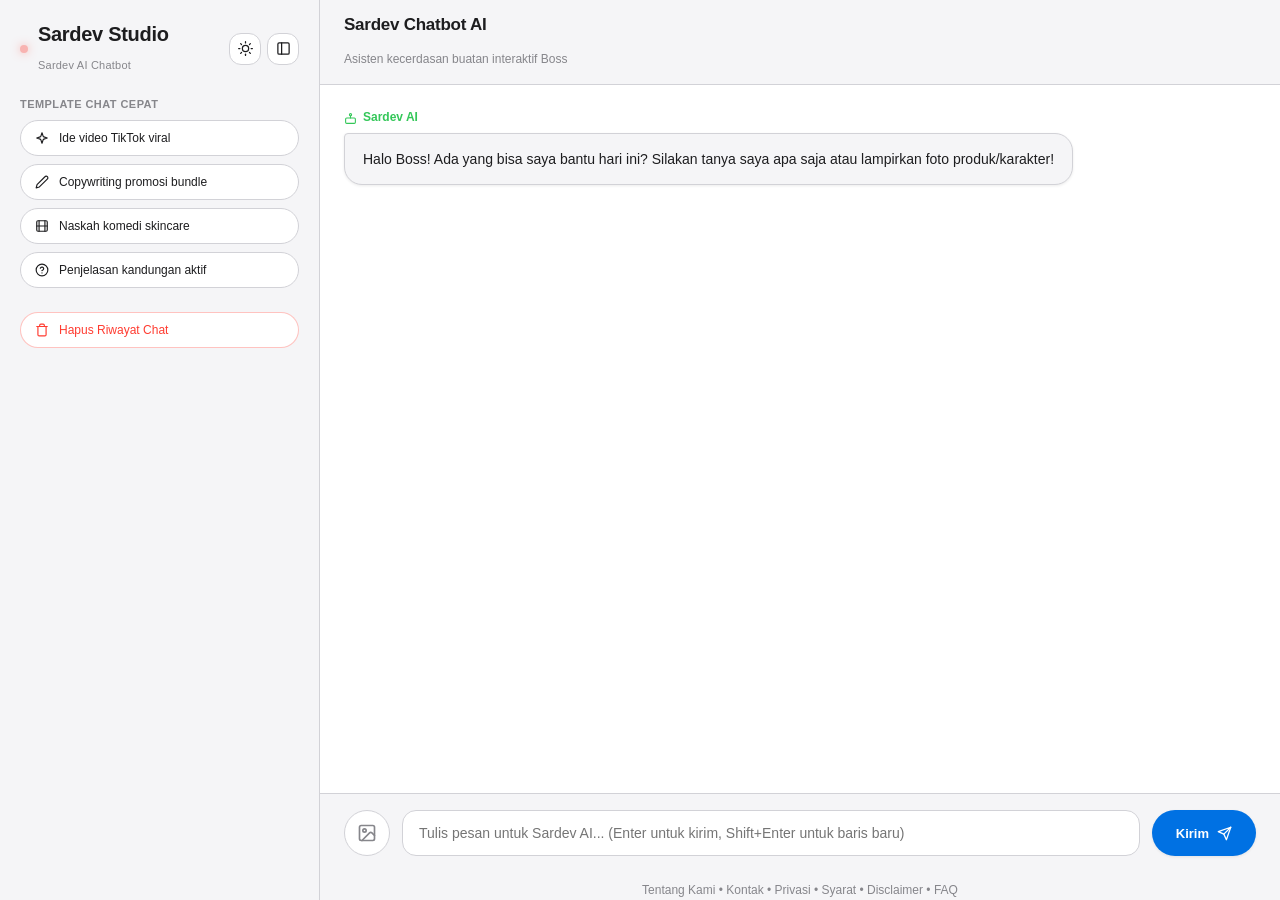
<file: index.html>
<!DOCTYPE html>
<html lang="id" data-theme="light">

<head>
  <meta charset="UTF-8">
  <meta name="viewport" content="width=device-width, initial-scale=1.0">
  <title>Sardev AI Chatbot - Asisten AI Multimodal</title>
  <meta name="description" content="Asisten Sardev AI multimodal berbasis tampilan ChatGPT dan estetika Apple. Jawab pertanyaan, analisis gambar, dan bantu berbagai kebutuhan Boss.">
  <link rel="canonical" href="https://ai-sardev.github.io/">
  <link rel="icon" type="image/svg+xml" href="favicon.svg">
  <meta property="og:title" content="Sardev AI Chatbot - Asisten AI Multimodal">
  <meta property="og:description" content="Asisten Sardev AI multimodal berbasis tampilan ChatGPT dan estetika Apple.">
  <meta property="og:type" content="website">
  <meta property="og:url" content="https://ai-sardev.github.io/">
  <meta name="twitter:card" content="summary_large_image">
  <meta name="twitter:title" content="Sardev AI Chatbot">
  <meta name="google-site-verification" content="KV2tPCbPuU_Cqj55cSCVDAULFaVU7jTKPR2Zr1eOHzg" />
  <meta name="twitter:description" content="Asisten Sardev AI multimodal berbasis tampilan ChatGPT dan estetika Apple.">
  <link rel="stylesheet" href="token.css">
  <meta name="google-adsense-account" content="ca-pub-5002398653709535">
  <style>
    :root,
    html[data-theme="light"] {
      --bg-app: #ffffff;
      --panel-bg: #f5f5f7;
      --panel-bg-2: #ffffff;
      --border-color: #d2d2d7;
      --border-color-subtle: #e8e8ed;
      --text-main: #1d1d1f;
      --text-sub: #86868b;
      --accent-blue: #0071e3;
      --accent-blue-hover: #0077ed;
      --accent-status: #34c759;
      --accent-danger: #ff3b30;
      --shadow-soft: 0 4px 16px rgba(0, 0, 0, 0.06);
      --shadow-sm: 0 1px 3px rgba(0, 0, 0, 0.08);
    }

    html[data-theme="dark"] {
      --bg-app: #000000;
      --panel-bg: #1c1c1e;
      --panel-bg-2: #2c2c2e;
      --border-color: #38383a;
      --border-color-subtle: #2c2c2e;
      --text-main: #f5f5f7;
      --text-sub: #98989d;
      --accent-blue: #2997ff;
      --accent-blue-hover: #47a5ff;
      --accent-status: #30d158;
      --accent-danger: #ff453a;
      --shadow-soft: 0 4px 16px rgba(0, 0, 0, 0.3);
      --shadow-sm: 0 1px 3px rgba(0, 0, 0, 0.4);
    }

    * {
      box-sizing: border-box;
      margin: 0;
      padding: 0;
    }

    body {
      background: var(--bg-app);
      color: var(--text-main);
      font-family: -apple-system, BlinkMacSystemFont, "SF Pro Display", "SF Pro Text", "Helvetica Neue", Helvetica, Arial, sans-serif;
      height: 100vh;
      overflow: hidden;
      -webkit-font-smoothing: antialiased;
      transition: background 0.3s ease, color 0.3s ease;
    }

    .app {
      display: flex;
      height: 100vh;
      width: 100vw;
      overflow-x: hidden;
      position: relative;
    }

    @media (max-width: 900px) {
      .app {
        flex-direction: column;
      }
    }

    /* Collapsible Sidebar */
    .sidebar {
      width: 320px;
      flex-shrink: 0;
      background: var(--panel-bg);
      border-right: 1px solid var(--border-color);
      padding: 24px 20px;
      display: flex;
      flex-direction: column;
      gap: 18px;
      z-index: 10;
      transition: all 0.3s cubic-bezier(0.28, 0.11, 0.32, 1);
      opacity: 1;
    }

    .app.sidebar-collapsed .sidebar {
      width: 0;
      padding: 0;
      opacity: 0;
      overflow: hidden;
      border-right: none;
    }

    @media (max-width: 900px) {
      .app {
        flex-direction: column;
        height: 100vh;
      }

      .sidebar {
        width: 100%;
        border-right: none;
        border-bottom: 1px solid var(--border-color);
        height: auto;
        padding: 12px 16px;
        gap: 8px;
      }

      .app.sidebar-collapsed .sidebar {
        height: 0;
        padding: 0;
        border-bottom: none;
      }

      .main-chat {
        flex: 1;
        height: 0;
      }
    }

    .brand-header {
      display: flex;
      align-items: center;
      justify-content: space-between;
      margin-bottom: 4px;
    }

    .brand {
      display: flex;
      align-items: center;
      gap: 10px;
    }

    .brand-dot {
      width: 8px;
      height: 8px;
      border-radius: 50%;
      background: var(--accent-danger);
      box-shadow: 0 0 8px var(--accent-danger);
    }

    .brand-dot.idle {
      animation: none;
      opacity: 0.35;
    }

    .brand-dot.live {
      animation: pulse 1.1s infinite;
    }

    @keyframes pulse {

      0%,
      100% {
        opacity: 1;
      }

      50% {
        opacity: 0.25;
      }
    }

    .brand h1 {
      font-size: 20px;
      font-weight: 700;
      letter-spacing: -0.015em;
      color: var(--text-main);
    }

    .brand span {
      color: var(--text-sub);
      font-size: 11px;
      display: block;
      letter-spacing: 0.02em;
    }

    /* Header Utility Buttons (Theme & Sidebar Toggle) */
    .icon-btn {
      width: 32px;
      height: 32px;
      border-radius: var(--radius-card-sm, 10px);
      border: 1px solid var(--border-color);
      background: var(--panel-bg-2);
      color: var(--text-main);
      display: flex;
      align-items: center;
      justify-content: center;
      cursor: pointer;
      transition: all 0.2s ease;
      outline: none;
    }

    .icon-btn:hover {
      border-color: var(--accent-blue);
      color: var(--accent-blue);
      transform: translateY(-1px);
    }

    /* Floating Open Sidebar Button */
    .floating-sidebar-open {
      display: none;
      position: absolute;
      top: 14px;
      left: 20px;
      z-index: 20;
      box-shadow: var(--shadow-sm);
    }

    .app.sidebar-collapsed .floating-sidebar-open {
      display: flex;
    }

    /* Navigation Tabs */
    .nav-tabs {
      display: flex;
      gap: 6px;
      background: var(--panel-bg-2);
      padding: 4px;
      border-radius: 12px;
      border: 1px solid var(--border-color);
    }

    .nav-tab {
      flex: 1;
      background: none;
      border: none;
      color: var(--text-sub);
      padding: 8px 10px;
      font-size: 12px;
      font-weight: 500;
      border-radius: 8px;
      cursor: pointer;
      transition: all 0.2s ease;
      text-align: center;
      text-decoration: none;
      display: flex;
      align-items: center;
      justify-content: center;
      gap: 6px;
    }

    .nav-tab:hover {
      color: var(--text-main);
    }

    .nav-tab.active {
      background: var(--accent-blue);
      color: #ffffff;
      font-weight: 600;
      box-shadow: var(--shadow-sm);
    }

    .upload-label {
      font-size: 11px;
      font-weight: 600;
      letter-spacing: 0.04em;
      text-transform: uppercase;
      color: var(--text-sub);
      display: block;
      margin-bottom: 8px;
    }

    .launch-btn {
      width: 100%;
      padding: 10px 14px;
      background: var(--panel-bg-2);
      border: 1px solid var(--border-color);
      color: var(--text-main);
      font-size: 12px;
      font-weight: 500;
      border-radius: 980px;
      cursor: pointer;
      text-align: left;
      text-decoration: none;
      display: flex;
      align-items: center;
      gap: 10px;
      transition: all 0.15s ease;
    }

    .launch-btn:hover {
      border-color: var(--accent-blue);
      color: var(--accent-blue);
      background: rgba(0, 113, 227, 0.04);
    }

    .launch-btn.danger-btn {
      border-color: rgba(255, 59, 48, 0.3);
      color: var(--accent-danger);
    }

    .launch-btn.danger-btn:hover {
      background: rgba(255, 59, 48, 0.08);
      border-color: var(--accent-danger);
    }

    /* Main Chat Area */
    .main-chat {
      flex: 1;
      display: flex;
      flex-direction: column;
      height: 100%;
      overflow: hidden;
      background: var(--bg-app);
      position: relative;
    }

    .chat-header {
      padding: 16px 24px;
      padding-left: 24px;
      border-bottom: 1px solid var(--border-color);
      display: flex;
      flex-direction: column;
      background: var(--panel-bg);
      gap: 4px;
      flex-shrink: 0;
      transition: padding-left 0.3s ease;
    }

    .app.sidebar-collapsed .chat-header {
      padding-left: 64px;
    }

    .chat-header h2 {
      font-size: 17px;
      font-weight: 600;
      letter-spacing: -0.015em;
      color: var(--text-main);
      display: flex;
      align-items: center;
      gap: 10px;
    }

    .chat-header span {
      font-size: 12px;
      color: var(--text-sub);
    }

    .chat-messages {
      flex: 1;
      overflow-y: auto;
      padding: 24px;
      display: flex;
      flex-direction: column;
      gap: 20px;
      background: var(--bg-app);
      scroll-behavior: smooth;
    }

    /* Chat Bubbles */
    .chat-row {
      display: flex;
      flex-direction: column;
      max-width: 82%;
      animation: fadeIn 0.25s ease-out;
    }

    .chat-row.user {
      align-self: flex-end;
      align-items: flex-end;
    }

    .chat-row.ai {
      align-self: flex-start;
      align-items: flex-start;
    }

    @keyframes fadeIn {
      from {
        opacity: 0;
        transform: translateY(6px);
      }

      to {
        opacity: 1;
        transform: translateY(0);
      }
    }

    .chat-avatar {
      font-size: 12px;
      font-weight: 600;
      margin-bottom: 6px;
      color: var(--text-sub);
      display: flex;
      align-items: center;
      gap: 6px;
    }

    .chat-row.user .chat-avatar {
      color: var(--accent-blue);
    }

    .chat-row.ai .chat-avatar {
      color: var(--accent-status);
    }

    .chat-bubble {
      padding: 14px 18px;
      border-radius: 18px;
      font-size: 14px;
      line-height: 1.6;
      word-break: break-word;
    }

    .chat-row.user .chat-bubble {
      background: var(--accent-blue);
      color: #ffffff;
      border-top-right-radius: 4px;
      box-shadow: var(--shadow-sm);
    }

    .chat-row.ai .chat-bubble {
      background: var(--panel-bg);
      border: 1px solid var(--border-color);
      color: var(--text-main);
      border-top-left-radius: 4px;
      box-shadow: var(--shadow-sm);
    }

    .chat-row.error .chat-bubble {
      background: rgba(255, 59, 48, 0.08);
      border: 1px solid rgba(255, 59, 48, 0.3);
      color: var(--accent-danger);
      font-size: 13px;
    }

    .chat-bubble strong {
      color: inherit;
      font-weight: 600;
    }

    .chat-bubble ul,
    .chat-bubble ol {
      margin: 8px 0;
      padding-left: 20px;
    }

    .chat-bubble li {
      margin-bottom: 4px;
    }

    .chat-bubble-imgs {
      display: flex;
      gap: 8px;
      flex-wrap: wrap;
      margin-bottom: 10px;
    }

    .chat-bubble-img {
      max-width: 220px;
      max-height: 220px;
      border-radius: 12px;
      object-fit: cover;
      border: 1px solid var(--border-color);
    }

    /* Input Area */
    .chat-input-area {
      border-top: 1px solid var(--border-color);
      background: var(--panel-bg);
      display: flex;
      flex-direction: column;
      flex-shrink: 0;
    }

    .chat-thumbs-container {
      display: none;
      gap: 10px;
      padding: 14px 24px 0 24px;
      flex-wrap: wrap;
    }

    .chat-thumb-item {
      position: relative;
      width: 60px;
      height: 60px;
      border-radius: 12px;
      overflow: hidden;
      border: 1px solid var(--border-color);
    }

    .chat-thumb-item img {
      width: 100%;
      height: 100%;
      object-fit: cover;
    }

    .chat-thumb-remove {
      position: absolute;
      top: 2px;
      right: 2px;
      width: 18px;
      height: 18px;
      background: rgba(0, 0, 0, 0.7);
      color: #ffffff;
      border: none;
      border-radius: 50%;
      cursor: pointer;
      display: flex;
      align-items: center;
      justify-content: center;
    }

    .chat-input-wrap {
      padding: 16px 24px;
      display: flex;
      gap: 12px;
      align-items: flex-end;
    }

    .chat-img-btn {
      height: 46px;
      width: 46px;
      background: var(--panel-bg-2);
      border: 1px solid var(--border-color);
      color: var(--text-sub);
      border-radius: 980px;
      display: flex;
      align-items: center;
      justify-content: center;
      cursor: pointer;
      transition: all 0.15s ease;
      flex-shrink: 0;
      outline: none;
    }

    .chat-img-btn:hover {
      border-color: var(--accent-blue);
      color: var(--accent-blue);
      background: rgba(0, 113, 227, 0.06);
    }

    .chat-input {
      flex: 1;
      min-height: 46px;
      max-height: 140px;
      background: var(--bg-app);
      border: 1px solid var(--border-color);
      border-radius: 14px;
      padding: 12px 16px;
      color: var(--text-main);
      font-family: inherit;
      font-size: 14px;
      resize: none;
      outline: none;
      line-height: 1.45;
      transition: border-color 0.15s ease;
    }

    .chat-input:focus {
      border-color: var(--accent-blue);
    }

    .chat-send-btn {
      height: 46px;
      padding: 0 24px;
      background: var(--accent-blue);
      color: #ffffff;
      border: none;
      font-size: 13px;
      font-weight: 600;
      border-radius: 980px;
      cursor: pointer;
      transition: background 0.15s ease, transform 0.1s ease;
      flex-shrink: 0;
      display: flex;
      align-items: center;
      justify-content: center;
      gap: 8px;
      box-shadow: var(--shadow-sm);
    }

    .chat-send-btn:hover {
      background: var(--accent-blue-hover);
    }

    .chat-send-btn:active {
      transform: scale(0.98);
    }

    .chat-send-btn:disabled {
      opacity: 0.4;
      cursor: not-allowed;
      transform: none;
    }

    .file-warning {
      background: rgba(255, 159, 10, 0.1);
      border-bottom: 1px solid rgba(255, 159, 10, 0.25);
      color: #ff9f0a;
      padding: 10px 24px;
      font-size: 12px;
      display: none;
      align-items: center;
      gap: 8px;
    }

    ::-webkit-scrollbar {
      width: 7px;
    }

    ::-webkit-scrollbar-thumb {
      background: var(--border-color);
      border-radius: 4px;
    }
  
    /* =========================================================
       MOBILE RESPONSIVE FIX
       - Sidebar off-canvas
       - Sidebar hidden by default on mobile
       - Full-width chat
       - Compact mobile composer
       ========================================================= */
    @media (max-width: 900px) {
      html,
      body {
        width: 100%;
        height: 100dvh;
        min-height: 100dvh;
        overflow: hidden;
      }

      .app {
        width: 100%;
        height: 100dvh;
        min-height: 100dvh;
        flex-direction: row;
        overflow: hidden;
      }

      .sidebar {
        position: fixed;
        top: 0;
        left: 0;
        bottom: 0;
        width: min(86vw, 320px);
        height: 100dvh;
        padding: 18px 16px;
        gap: 14px;
        border-right: 1px solid var(--border-color);
        border-bottom: none;
        overflow-y: auto;
        overflow-x: hidden;
        z-index: 1000;
        opacity: 1;
        transform: translateX(0);
        box-shadow: 12px 0 36px rgba(0, 0, 0, 0.14);
        transition:
          transform 0.28s cubic-bezier(0.28, 0.11, 0.32, 1),
          opacity 0.22s ease;
        -webkit-overflow-scrolling: touch;
      }

      .app.sidebar-collapsed .sidebar {
        width: min(86vw, 320px);
        height: 100dvh;
        padding: 18px 16px;
        border-right: 1px solid var(--border-color);
        border-bottom: none;
        opacity: 0;
        transform: translateX(-105%);
        pointer-events: none;
      }

      .main-chat {
        width: 100%;
        min-width: 0;
        height: 100dvh;
        flex: 1 1 auto;
      }

      .floating-sidebar-open {
        position: fixed;
        top: max(10px, env(safe-area-inset-top));
        left: 12px;
        width: 38px;
        height: 38px;
        z-index: 1100;
        border-radius: 12px;
      }

      .chat-header,
      .app.sidebar-collapsed .chat-header {
        min-height: 64px;
        padding: 11px 14px 11px 62px;
        justify-content: center;
        gap: 2px;
      }

      .chat-header h2 {
        font-size: 16px;
        line-height: 1.25;
      }

      .chat-header span {
        max-width: 100%;
        overflow: hidden;
        white-space: nowrap;
        text-overflow: ellipsis;
        font-size: 11px;
      }

      .chat-messages {
        min-height: 0;
        padding: 16px 12px;
        gap: 14px;
        overscroll-behavior: contain;
        -webkit-overflow-scrolling: touch;
      }

      .chat-row {
        max-width: 94%;
      }

      .chat-avatar {
        margin-bottom: 5px;
        font-size: 11px;
      }

      .chat-bubble {
        padding: 12px 14px;
        border-radius: 16px;
        font-size: 14px;
        line-height: 1.55;
        overflow-wrap: anywhere;
      }

      .chat-bubble-imgs {
        gap: 6px;
      }

      .chat-bubble-img {
        width: auto;
        max-width: min(72vw, 220px);
        max-height: 240px;
      }

      .chat-input-area {
        position: relative;
        padding-bottom: env(safe-area-inset-bottom);
      }

      .chat-thumbs-container {
        padding: 10px 12px 0;
        gap: 8px;
      }

      .chat-thumb-item {
        width: 54px;
        height: 54px;
        border-radius: 10px;
      }

      .chat-input-wrap {
        width: 100%;
        padding: 10px 12px 12px;
        gap: 8px;
        align-items: flex-end;
      }

      .chat-img-btn {
        width: 42px;
        height: 42px;
        min-width: 42px;
      }

      .chat-input {
        min-width: 0;
        min-height: 42px;
        max-height: 120px;
        padding: 10px 12px;
        border-radius: 14px;
        font-size: 16px; /* mencegah auto-zoom iOS */
        line-height: 1.35;
      }

      .chat-send-btn {
        width: 42px;
        height: 42px;
        min-width: 42px;
        padding: 0;
        border-radius: 50%;
      }

      .chat-send-btn span {
        display: none;
      }

      .file-warning {
        padding: 8px 12px;
        font-size: 11px;
      }

      .nav-tabs {
        flex-shrink: 0;
      }

      .launch-btn {
        min-height: 40px;
      }
    }

    @media (max-width: 480px) {
      .sidebar,
      .app.sidebar-collapsed .sidebar {
        width: min(88vw, 310px);
      }

      .sidebar {
        padding-left: 14px;
        padding-right: 14px;
      }

      .brand h1 {
        font-size: 18px;
      }

      .chat-row {
        max-width: 96%;
      }

      .chat-messages {
        padding-left: 10px;
        padding-right: 10px;
      }

      .chat-input-wrap {
        padding-left: 10px;
        padding-right: 10px;
      }
    }

    @media (max-width: 360px) {
      .chat-img-btn,
      .chat-send-btn {
        width: 40px;
        min-width: 40px;
        height: 40px;
      }

      .chat-input {
        min-height: 40px;
        padding-left: 10px;
        padding-right: 10px;
      }

      .chat-header,
      .app.sidebar-collapsed .chat-header {
        padding-left: 58px;
      }
    }

  </style>
</head>

<body>
  <div class="app" id="app">
    <!-- Floating Button to Open Sidebar when Collapsed -->
    <button class="icon-btn floating-sidebar-open" id="sidebarOpenBtn" title="Buka Sidebar">
      <svg width="16" height="16" viewBox="0 0 24 24" fill="none" stroke="currentColor" stroke-width="2"
        stroke-linecap="round" stroke-linejoin="round">
        <rect x="3" y="3" width="18" height="18" rx="2" ry="2" />
        <line x1="9" y1="3" x2="9" y2="21" />
      </svg>
    </button>

    <div class="sidebar" id="sidebar">
      <div class="brand-header">
        <div class="brand">
          <div class="brand-dot idle" id="recDot"></div>
          <div>
            <h1>Sardev Studio</h1>
            <span>Sardev AI Chatbot</span>
          </div>
        </div>

        <div style="display:flex; gap:6px;">
          <!-- Theme Toggle Button (Sun/Moon) -->
          <button class="icon-btn" id="themeToggleBtn" title="Ganti Mode Terang/Gelap">
            <svg class="sun-icon" width="15" height="15" viewBox="0 0 24 24" fill="none" stroke="currentColor"
              stroke-width="2" stroke-linecap="round" stroke-linejoin="round">
              <circle cx="12" cy="12" r="5" />
              <line x1="12" y1="1" x2="12" y2="3" />
              <line x1="12" y1="21" x2="12" y2="23" />
              <line x1="4.22" y1="4.22" x2="5.64" y2="5.64" />
              <line x1="18.36" y1="18.36" x2="19.78" y2="19.78" />
              <line x1="1" y1="12" x2="3" y2="12" />
              <line x1="21" y1="12" x2="23" y2="12" />
              <line x1="4.22" y1="19.78" x2="5.64" y2="18.36" />
              <line x1="18.36" y1="5.64" x2="19.78" y2="4.22" />
            </svg>
          </button>

          <!-- Sidebar Collapse Toggle Button -->
          <button class="icon-btn" id="sidebarToggleBtn" title="Sembunyikan Sidebar">
            <svg width="15" height="15" viewBox="0 0 24 24" fill="none" stroke="currentColor" stroke-width="2"
              stroke-linecap="round" stroke-linejoin="round">
              <rect x="3" y="3" width="18" height="18" rx="2" ry="2" />
              <line x1="9" y1="3" x2="9" y2="21" />
            </svg>
          </button>
        </div>
      </div>

      <div>
        <span class="upload-label">Template Chat Cepat</span>
        <div style="display:flex; flex-direction:column; gap:8px; margin-top:8px;">
          <button class="launch-btn template-btn" type="button">
            <svg width="14" height="14" viewBox="0 0 24 24" fill="none" stroke="currentColor" stroke-width="2"
              stroke-linecap="round" stroke-linejoin="round">
              <path
                d="m12 3-1.912 5.813a2 2 0 0 1-1.275 1.275L3 12l5.813 1.912a2 2 0 0 1 1.275 1.275L12 21l1.912-5.813a2 2 0 0 1 1.275-1.275L21 12l-5.813-1.912a2 2 0 0 1-1.275-1.275L12 3Z" />
            </svg>
            Ide video TikTok viral
          </button>
          <button class="launch-btn template-btn" type="button">
            <svg width="14" height="14" viewBox="0 0 24 24" fill="none" stroke="currentColor" stroke-width="2"
              stroke-linecap="round" stroke-linejoin="round">
              <path d="M17 3a2.85 2.83 0 1 1 4 4L7.5 20.5 2 22l1.5-5.5Z" />
            </svg>
            Copywriting promosi bundle
          </button>
          <button class="launch-btn template-btn" type="button">
            <svg width="14" height="14" viewBox="0 0 24 24" fill="none" stroke="currentColor" stroke-width="2"
              stroke-linecap="round" stroke-linejoin="round">
              <rect width="18" height="18" x="3" y="3" rx="2" />
              <path d="M7 3v18" />
              <path d="M3 12h18" />
              <path d="M17 3v18" />
            </svg>
            Naskah komedi skincare
          </button>
          <button class="launch-btn template-btn" type="button">
            <svg width="14" height="14" viewBox="0 0 24 24" fill="none" stroke="currentColor" stroke-width="2"
              stroke-linecap="round" stroke-linejoin="round">
              <circle cx="12" cy="12" r="10" />
              <path d="M9.09 9a3 3 0 0 1 5.83 1c0 2-3 3-3 3" />
              <line x1="12" y1="17" x2="12.01" y2="17" />
            </svg>
            Penjelasan kandungan aktif
          </button>
          <button class="launch-btn danger-btn" id="clearChatBtn" type="button" style="margin-top:16px;">
            <svg width="14" height="14" viewBox="0 0 24 24" fill="none" stroke="currentColor" stroke-width="2"
              stroke-linecap="round" stroke-linejoin="round">
              <path d="M3 6h18" />
              <path d="M19 6v14c0 1-1 2-2 2H7c-1 0-2-1-2-2V6" />
              <path d="M8 6V4c0-1 1-2 2-2h4c1 0 2 1 2 2v2" />
            </svg>
            Hapus Riwayat Chat
          </button>
        </div>
      </div>
    </div>

    <div class="main-chat">
      <div class="file-warning" id="fileWarning">
        <svg width="14" height="14" viewBox="0 0 24 24" fill="none" stroke="currentColor" stroke-width="2"
          stroke-linecap="round" stroke-linejoin="round">
          <path d="m21.73 18-8-14a2 2 0 0 0-3.48 0l-8 14A2 2 0 0 0 4 21h16a2 2 0 0 0 1.73-3Z" />
          <line x1="12" y1="9" x2="12" y2="13" />
          <line x1="12" y1="17" x2="12.01" y2="17" />
        </svg>
        <span><strong>Peringatan:</strong> Anda membuka file secara langsung (file://). Mohon akses aplikasi melalui
          <code>https://ai-sardev.github.io/</code> agar backend API berjalan lancar.</span>
      </div>

      <div class="chat-header">
        <h2>
          Sardev Chatbot AI
        </h2>
        <span>Asisten kecerdasan buatan interaktif Boss</span>
      </div>

      <div class="chat-messages" id="chatMessages">
        <div class="chat-row ai">
          <div class="chat-avatar">
            <svg width="13" height="13" viewBox="0 0 24 24" fill="none" stroke="currentColor" stroke-width="2"
              stroke-linecap="round" stroke-linejoin="round">
              <rect x="3" y="11" width="18" height="10" rx="2" />
              <circle cx="12" cy="5" r="2" />
              <path d="M12 7v4" />
            </svg>
            Sardev AI
          </div>
          <div class="chat-bubble">Halo Boss! Ada yang bisa saya bantu hari ini? Silakan tanya saya apa saja atau
            lampirkan foto produk/karakter!</div>
        </div>
      </div>

      <div class="chat-input-area">
        <div class="chat-thumbs-container" id="chatThumbsContainer"></div>
        <div class="chat-input-wrap">
          <button type="button" class="chat-img-btn" id="chatImgBtn" title="Lampirkan Foto/Gambar">
            <svg width="20" height="20" viewBox="0 0 24 24" fill="none" stroke="currentColor" stroke-width="2"
              stroke-linecap="round" stroke-linejoin="round">
              <rect width="18" height="18" x="3" y="3" rx="2" ry="2" />
              <circle cx="9" cy="9" r="2" />
              <path d="m21 15-3.086-3.086a2 2 0 0 0-2.828 0L6 21" />
            </svg>
          </button>
          <input type="file" id="chatImgInput" accept="image/*" multiple style="display:none;">

          <textarea class="chat-input" id="chatInput"
            placeholder="Tulis pesan untuk Sardev AI... (Enter untuk kirim, Shift+Enter untuk baris baru)"
            rows="1"></textarea>
          <button type="button" class="chat-send-btn" id="chatSendBtn">
            <span>Kirim</span>
            <svg width="15" height="15" viewBox="0 0 24 24" fill="none" stroke="currentColor" stroke-width="2"
              stroke-linecap="round" stroke-linejoin="round">
              <line x1="22" y1="2" x2="11" y2="13" />
              <polygon points="22 2 15 22 11 13 2 9 22 2" />
            </svg>
          </button>
        </div>
        
        <div class="chat-footer-links" style="margin-top:10px; text-align:center; font-size:12px; color:var(--text-sub);">
          <a href="about.html" style="color:var(--text-sub); text-decoration:none;">Tentang Kami</a> •
          <a href="contact.html" style="color:var(--text-sub); text-decoration:none;">Kontak</a> •
          <a href="privacy.html" style="color:var(--text-sub); text-decoration:none;">Privasi</a> •
          <a href="terms.html" style="color:var(--text-sub); text-decoration:none;">Syarat</a> •
          <a href="disclaimer.html" style="color:var(--text-sub); text-decoration:none;">Disclaimer</a> •
          <a href="faq.html" style="color:var(--text-sub); text-decoration:none;">FAQ</a>
        </div>
      </div>
    </div>
  </div>

  <script>
    const API_BASE = "https://api.sardev.biz.id";

    // --- Theme System & Sidebar Persistence ---
    const appEl = document.getElementById('app');
    const themeToggleBtn = document.getElementById('themeToggleBtn');
    const sidebarToggleBtn = document.getElementById('sidebarToggleBtn');
    const sidebarOpenBtn = document.getElementById('sidebarOpenBtn');

    function initTheme() {
      const savedTheme = localStorage.getItem('sardev-theme') || 'light';
      document.documentElement.setAttribute('data-theme', savedTheme);
    }

    themeToggleBtn.addEventListener('click', () => {
      const current = document.documentElement.getAttribute('data-theme') || 'light';
      const next = current === 'light' ? 'dark' : 'light';
      document.documentElement.setAttribute('data-theme', next);
      localStorage.setItem('sardev-theme', next);
    });

    const MOBILE_BREAKPOINT = 900;

    function isMobileLayout() {
      return window.matchMedia(`(max-width: ${MOBILE_BREAKPOINT}px)`).matches;
    }

    function setSidebarCollapsed(collapsed, persistDesktop = true) {
      appEl.classList.toggle('sidebar-collapsed', collapsed);

      // Di mobile sidebar selalu mulai tertutup setiap halaman dibuka.
      // Preferensi localStorage tetap dipakai untuk layout desktop.
      if (persistDesktop && !isMobileLayout()) {
        localStorage.setItem('sardev-sidebar-collapsed', collapsed ? 'true' : 'false');
      }
    }

    function initSidebar() {
      if (isMobileLayout()) {
        // Default mobile: sidebar hidden, seperti layout chatbot modern.
        setSidebarCollapsed(true, false);
        return;
      }

      const isCollapsed = localStorage.getItem('sardev-sidebar-collapsed') === 'true';
      setSidebarCollapsed(isCollapsed, false);
    }

    sidebarToggleBtn.addEventListener('click', () => {
      setSidebarCollapsed(true);
    });

    sidebarOpenBtn.addEventListener('click', () => {
      setSidebarCollapsed(false);
    });

    // Saat sidebar terbuka sebagai drawer di mobile, tap area chat untuk menutupnya.
    const mainChatEl = document.querySelector('.main-chat');
    if (mainChatEl) {
      mainChatEl.addEventListener('click', (event) => {
        if (
          isMobileLayout() &&
          !appEl.classList.contains('sidebar-collapsed') &&
          !event.target.closest('.floating-sidebar-open')
        ) {
          setSidebarCollapsed(true, false);
        }
      });
    }

    // Jika berpindah dari desktop ke ukuran mobile, langsung sembunyikan sidebar.
    let lastMobileState = isMobileLayout();
    window.addEventListener('resize', () => {
      const nowMobile = isMobileLayout();
      if (nowMobile && !lastMobileState) {
        setSidebarCollapsed(true, false);
      } else if (!nowMobile && lastMobileState) {
        const desktopCollapsed = localStorage.getItem('sardev-sidebar-collapsed') === 'true';
        setSidebarCollapsed(desktopCollapsed, false);
      }
      lastMobileState = nowMobile;
    });

    initTheme();
    initSidebar();

    // --- Global Error Handler & Protocol Check ---
    window.onerror = function (message, source, lineno, colno, error) {
      console.error("JS Error: " + message + " pada baris " + lineno + ":" + colno);
      return false;
    };
    if (window.location.protocol === 'file:') {
      document.getElementById('fileWarning').style.display = 'flex';
    }

    const chatMessages = document.getElementById('chatMessages');
    const chatInput = document.getElementById('chatInput');
    const chatSendBtn = document.getElementById('chatSendBtn');
    const chatImgBtn = document.getElementById('chatImgBtn');
    const chatImgInput = document.getElementById('chatImgInput');
    const chatThumbsContainer = document.getElementById('chatThumbsContainer');
    const recDot = document.getElementById('recDot');
    const clearChatBtn = document.getElementById('clearChatBtn');

    let chatHistory = [];
    let attachedImages = [];

    function saveChatToStorage() {
      try {
        localStorage.setItem('sardev_chat_history', JSON.stringify(chatHistory));
        localStorage.setItem('sardev_chat_html', chatMessages.innerHTML);
      } catch (e) {
        console.error("Gagal menyimpan riwayat chat:", e);
      }
    }

    function loadChatFromStorage() {
      try {
        const savedHistory = localStorage.getItem('sardev_chat_history');
        const savedHtml = localStorage.getItem('sardev_chat_html');
        if (savedHistory && savedHtml) {
          chatHistory = JSON.parse(savedHistory);
          chatMessages.innerHTML = savedHtml;
          chatMessages.scrollTop = chatMessages.scrollHeight;
        }
      } catch (e) {
        console.error("Gagal memuat riwayat chat:", e);
      }
    }

    loadChatFromStorage();

    // Auto-expand textarea height
    chatInput.addEventListener('input', () => {
      chatInput.style.height = 'auto';
      chatInput.style.height = Math.min(chatInput.scrollHeight, 140) + 'px';
    });

    function toBase64(file) {
      return new Promise((resolve, reject) => {
        const r = new FileReader();
        r.onload = () => resolve(r.result.split(',')[1]);
        r.onerror = reject;
        r.readAsDataURL(file);
      });
    }

    chatImgBtn.addEventListener('click', (e) => {
      e.preventDefault();
      chatImgInput.click();
    });

    async function addChatImages(files) {
      const imageFiles = Array.from(files || []).filter(file => file.type && file.type.startsWith('image/'));
      for (const file of imageFiles) {
        const b64 = await toBase64(file);
        const url = URL.createObjectURL(file);
        attachedImages.push({ base64: b64, mediaType: file.type || 'image/jpeg', name: file.name || `clipboard-${Date.now()}.png`, url });
      }
      renderAttachedThumbs();
    }

    chatImgInput.addEventListener('change', async () => {
      await addChatImages(chatImgInput.files);
      chatImgInput.value = '';
    });

    // Paste screenshot/image directly into chat, similar to modern AI chat UIs.
    chatInput.addEventListener('paste', async (e) => {
      const files = Array.from(e.clipboardData?.files || []).filter(file => file.type?.startsWith('image/'));
      if (files.length) {
        e.preventDefault();
        await addChatImages(files);
      }
    });

    const chatInputWrap = document.querySelector('.chat-input-wrap');
    if (chatInputWrap) {
      chatInputWrap.addEventListener('dragover', e => e.preventDefault());
      chatInputWrap.addEventListener('drop', async e => {
        e.preventDefault();
        await addChatImages(e.dataTransfer?.files || []);
      });
    }

    function renderAttachedThumbs() {
      chatThumbsContainer.innerHTML = '';
      if (attachedImages.length === 0) {
        chatThumbsContainer.style.display = 'none';
        return;
      }
      chatThumbsContainer.style.display = 'flex';
      attachedImages.forEach((img, idx) => {
        const item = document.createElement('div');
        item.className = 'chat-thumb-item';
        const el = document.createElement('img');
        el.src = img.url;
        const rm = document.createElement('button');
        rm.className = 'chat-thumb-remove';
        rm.innerHTML = `<svg width="10" height="10" viewBox="0 0 24 24" fill="none" stroke="currentColor" stroke-width="2.5" stroke-linecap="round" stroke-linejoin="round"><line x1="18" y1="6" x2="6" y2="18"/><line x1="6" y1="6" x2="18" y2="18"/></svg>`;
        rm.type = 'button';
        rm.addEventListener('click', (e) => {
          e.preventDefault();
          attachedImages.splice(idx, 1);
          renderAttachedThumbs();
        });
        item.appendChild(el);
        item.appendChild(rm);
        chatThumbsContainer.appendChild(item);
      });
    }

    // Template Click
    document.querySelectorAll('.template-btn').forEach(btn => {
      if (btn.id === 'clearChatBtn') return;
      btn.addEventListener('click', () => {
        const text = btn.textContent.trim();
        let prompt = "";
        if (text.includes("Ide video TikTok viral")) {
          prompt = "Berikan 3 ide konsep video TikTok kreatif yang viral untuk mempromosikan produk kecantikan.";
        } else if (text.includes("Copywriting promosi bundle")) {
          prompt = "Tulis naskah copywriting pendek bertema soft-selling untuk mempromosikan paket bundle diskon skincare.";
        } else if (text.includes("Naskah komedi skincare")) {
          prompt = "Buat naskah video komedi pendek (durasi 1 menit) tentang seseorang yang salah menggunakan produk kecantikan milik pacarnya.";
        } else if (text.includes("Penjelasan kandungan aktif")) {
          prompt = "Bagaimana cara menjelaskan kandungan Lactic Acid dan Niacinamide kepada penonton awam agar terdengar menarik?";
        }
        chatInput.value = prompt;
        sendChatMessage();
      });
    });

    clearChatBtn.addEventListener('click', () => {
      chatHistory = [];
      attachedImages = [];
      renderAttachedThumbs();
      try {
        localStorage.removeItem('sardev_chat_history');
        localStorage.removeItem('sardev_chat_html');
      } catch (e) {}
      chatMessages.innerHTML = `
    <div class="chat-row ai">
      <div class="chat-avatar">
        <svg width="13" height="13" viewBox="0 0 24 24" fill="none" stroke="currentColor" stroke-width="2" stroke-linecap="round" stroke-linejoin="round"><rect x="3" y="11" width="18" height="10" rx="2"/><circle cx="12" cy="5" r="2"/><path d="M12 7v4"/></svg>
        Sardev AI
      </div>
      <div class="chat-bubble">Halo Boss! Riwayat chat sudah dibersihkan. Ada yang bisa saya bantu hari ini?</div>
    </div>`;
    });

    // Click Send
    chatSendBtn.addEventListener('click', (e) => {
      e.preventDefault();
      sendChatMessage();
    });

    // Enter key binding
    chatInput.addEventListener('keydown', (e) => {
      if ((e.key === 'Enter' || e.keyCode === 13) && !e.shiftKey) {
        e.preventDefault();
        sendChatMessage();
      }
    });

    async function sendChatMessage() {
      const text = chatInput.value.trim();
      if (!text && attachedImages.length === 0) {
        chatInput.focus();
        return;
      }

      const currentImgs = [...attachedImages];

      // Render user bubble
      appendUserBubble(text, currentImgs);

      chatInput.value = '';
      chatInput.style.height = '46px';
      attachedImages = [];
      renderAttachedThumbs();
      chatSendBtn.disabled = true;
      chatInput.focus();

      // Construct message text for API payload
      let payloadText = text;
      if (currentImgs.length > 0) {
        if (!payloadText) {
          payloadText = "Tolong analisa dan berikan tanggapan untuk gambar yang saya unggah ini, Boss.";
        }
        payloadText += `\n[Lampiran Gambar User: ` + currentImgs.map(i => i.name).join(', ') + `]`;
      }

      // Simpan history versi teks untuk UI/localStorage. Gambar hanya dikirim
      // pada request aktif agar localStorage tidak penuh oleh base64 besar.
      chatHistory.push({ role: 'user', content: payloadText });
      saveChatToStorage();

      const historyBeforeCurrent = chatHistory.slice(0, -1);
      const currentUserContent = [{ type: 'text', text: payloadText }];
      currentImgs.forEach(img => {
        currentUserContent.push({
          type: 'image_url',
          image_url: { url: `data:${img.mediaType};base64,${img.base64}` },
          filename: img.name
        });
      });

      const aiRow = createAiRow();
      const aiBubble = aiRow.querySelector('.chat-bubble');
      aiBubble.textContent = 'Sedang memikirkan jawaban...';

      if (recDot) {
        recDot.classList.remove('idle');
        recDot.classList.add('live');
      }

      try {
        const response = await fetch(API_BASE + '/v1/chat/completions', {
          method: 'POST',
          headers: { 'Content-Type': 'application/json' },
          body: JSON.stringify({
            model: 'deepseek-chat',
            search: false,
            messages: [
              { role: 'system', content: 'Anda adalah Sardev AI, asisten kecerdasan buatan multimodal yang cerdas, ramah, dan kreatif. Anda dikembangkan dan diciptakan oleh Muhamad Satria. Selalu panggil pengguna dengan sebutan "Boss" secara natural. Jika pengguna mengirim gambar, gambar tersebut benar-benar dilampirkan ke DeepSeek Web: analisis isi visual yang terlihat secara langsung, termasuk objek, produk, karakter, warna, teks yang terbaca, komposisi, dan detail relevan. Jangan berpura-pura melihat detail yang tidak tampak. Jika pengguna bertanya siapa yang membuat, mengembangkan, atau menciptakan Anda, selalu jawab bahwa Anda diciptakan dan dikembangkan oleh Muhamad Satria.' },
              ...historyBeforeCurrent,
              { role: 'user', content: currentUserContent }
            ]
          })
        });

        const data = await response.json();
        if (!response.ok || data.error) {
          throw new Error(data.error?.message || data.error || `HTTP error! status: ${response.status}`);
        }

        const reply = data.choices[0].message.content.trim();
        chatHistory.push({ role: 'assistant', content: reply });

        // Typewriter streaming effect
        await typeWriterEffect(aiBubble, formatMarkdownText(reply));

      } catch (err) {
        console.error(err);
        aiRow.className = 'chat-row error';
        aiBubble.textContent = 'Gagal mengirim pesan: ' + err.message;
      } finally {
        chatSendBtn.disabled = false;
        if (recDot) {
          recDot.classList.remove('live');
          recDot.classList.add('idle');
        }
        chatMessages.scrollTop = chatMessages.scrollHeight;
        saveChatToStorage();
      }
    }

    function appendUserBubble(text, images) {
      const row = document.createElement('div');
      row.className = 'chat-row user';

      const avatar = document.createElement('div');
      avatar.className = 'chat-avatar';
      avatar.innerHTML = `
    <svg width="13" height="13" viewBox="0 0 24 24" fill="none" stroke="currentColor" stroke-width="2" stroke-linecap="round" stroke-linejoin="round"><path d="M19 21v-2a4 4 0 0 0-4-4H9a4 4 0 0 0-4 4v2"/><circle cx="12" cy="7" r="4"/></svg>
    Boss`;
      row.appendChild(avatar);

      const bubble = document.createElement('div');
      bubble.className = 'chat-bubble';

      if (images && images.length > 0) {
        const imgContainer = document.createElement('div');
        imgContainer.className = 'chat-bubble-imgs';
        images.forEach(img => {
          const el = document.createElement('img');
          el.src = img.url;
          el.className = 'chat-bubble-img';
          imgContainer.appendChild(el);
        });
        bubble.appendChild(imgContainer);
      }

      if (text) {
        const txtEl = document.createElement('div');
        txtEl.textContent = text;
        bubble.appendChild(txtEl);
      }

      row.appendChild(bubble);
      chatMessages.appendChild(row);
      chatMessages.scrollTop = chatMessages.scrollHeight;
    }

    function createAiRow() {
      const row = document.createElement('div');
      row.className = 'chat-row ai';

      const avatar = document.createElement('div');
      avatar.className = 'chat-avatar';
      avatar.innerHTML = `
    <svg width="13" height="13" viewBox="0 0 24 24" fill="none" stroke="currentColor" stroke-width="2" stroke-linecap="round" stroke-linejoin="round"><rect x="3" y="11" width="18" height="10" rx="2"/><circle cx="12" cy="5" r="2"/><path d="M12 7v4"/></svg>
    Sardev AI`;
      row.appendChild(avatar);

      const bubble = document.createElement('div');
      bubble.className = 'chat-bubble';
      row.appendChild(bubble);

      chatMessages.appendChild(row);
      chatMessages.scrollTop = chatMessages.scrollHeight;
      return row;
    }

    // Typewriter Streaming Simulation
    function typeWriterEffect(element, fullHtml) {
      return new Promise((resolve) => {
        element.innerHTML = '';
        const tempDiv = document.createElement('div');
        tempDiv.innerHTML = fullHtml;
        const textContent = tempDiv.innerHTML;

        let index = 0;
        const speed = 12; // ms per word/chunk
        const words = textContent.split(' ');

        function type() {
          if (index < words.length) {
            element.innerHTML = words.slice(0, index + 1).join(' ');
            index++;
            chatMessages.scrollTop = chatMessages.scrollHeight;
            setTimeout(type, speed);
          } else {
            element.innerHTML = fullHtml;
            chatMessages.scrollTop = chatMessages.scrollHeight;
            resolve();
          }
        }
        type();
      });
    }

    function formatMarkdownText(text) {
      let html = text.replace(/\n/g, '<br>');
      html = html.replace(/\*\*(.*?)\*\*/g, '<strong>$1</strong>');
      html = html.replace(/^[•*-]\s(.*?)(<br>|$)/gm, '<li>$1</li>');
      if (html.includes('<li>')) {
        html = html.replace(/(<li>.*?<\/li>)+/g, '<ul>$&</ul>');
      }
      return html;
    }

    // --- Cookie Consent Banner (GDPR & AdSense Compliance) ---
    function initCookieConsent() {
      const banner = document.getElementById('cookieConsentBanner');
      const acceptBtn = document.getElementById('acceptCookieBtn');
      if (banner && acceptBtn) {
        if (!localStorage.getItem('sardev-cookie-consent')) {
          banner.style.display = 'flex';
        }
        acceptBtn.addEventListener('click', () => {
          localStorage.setItem('sardev-cookie-consent', 'accepted');
          banner.style.display = 'none';
        });
      }
    }
    initCookieConsent();
  </script>

  <!-- Cookie Consent Banner Container (Apple Glassmorphism UI) -->
  <div id="cookieConsentBanner" class="cookie-banner" style="display:none; position:fixed; bottom:20px; left:50%; transform:translateX(-50%); width:calc(100% - 40px); max-width:720px; background:rgba(28,28,30,0.92); backdrop-filter:blur(20px); -webkit-backdrop-filter:blur(20px); border:1px solid rgba(255,255,255,0.15); border-radius:16px; padding:16px 20px; align-items:center; justify-content:space-between; gap:16px; box-shadow:0 10px 30px rgba(0,0,0,0.3); z-index:9999; color:#f5f5f7; font-size:13px;">
    <div style="display:flex; align-items:center; gap:12px;">
      <svg width="20" height="20" viewBox="0 0 24 24" fill="none" stroke="currentColor" stroke-width="2" stroke-linecap="round" stroke-linejoin="round" style="color:var(--accent-blue); flex-shrink:0;">
        <circle cx="12" cy="12" r="10"/><path d="M12 8v4"/><path d="M12 16h.01"/>
      </svg>
      <span>Situs ini menggunakan cookie dan penyimpanan lokal untuk meningkatkan pengalaman Anda dan menyajikan iklan Google AdSense yang relevan. Baca <a href="privacy.html" style="color:var(--accent-blue); text-decoration:underline;">Kebijakan Privasi</a>.</span>
    </div>
    <button type="button" id="acceptCookieBtn" style="background:var(--accent-blue); color:#ffffff; border:none; padding:8px 16px; border-radius:8px; font-weight:600; font-size:13px; cursor:pointer; white-space:nowrap;">Setuju & Lanjutkan</button>
  </div>
</body>

</html>
</file>
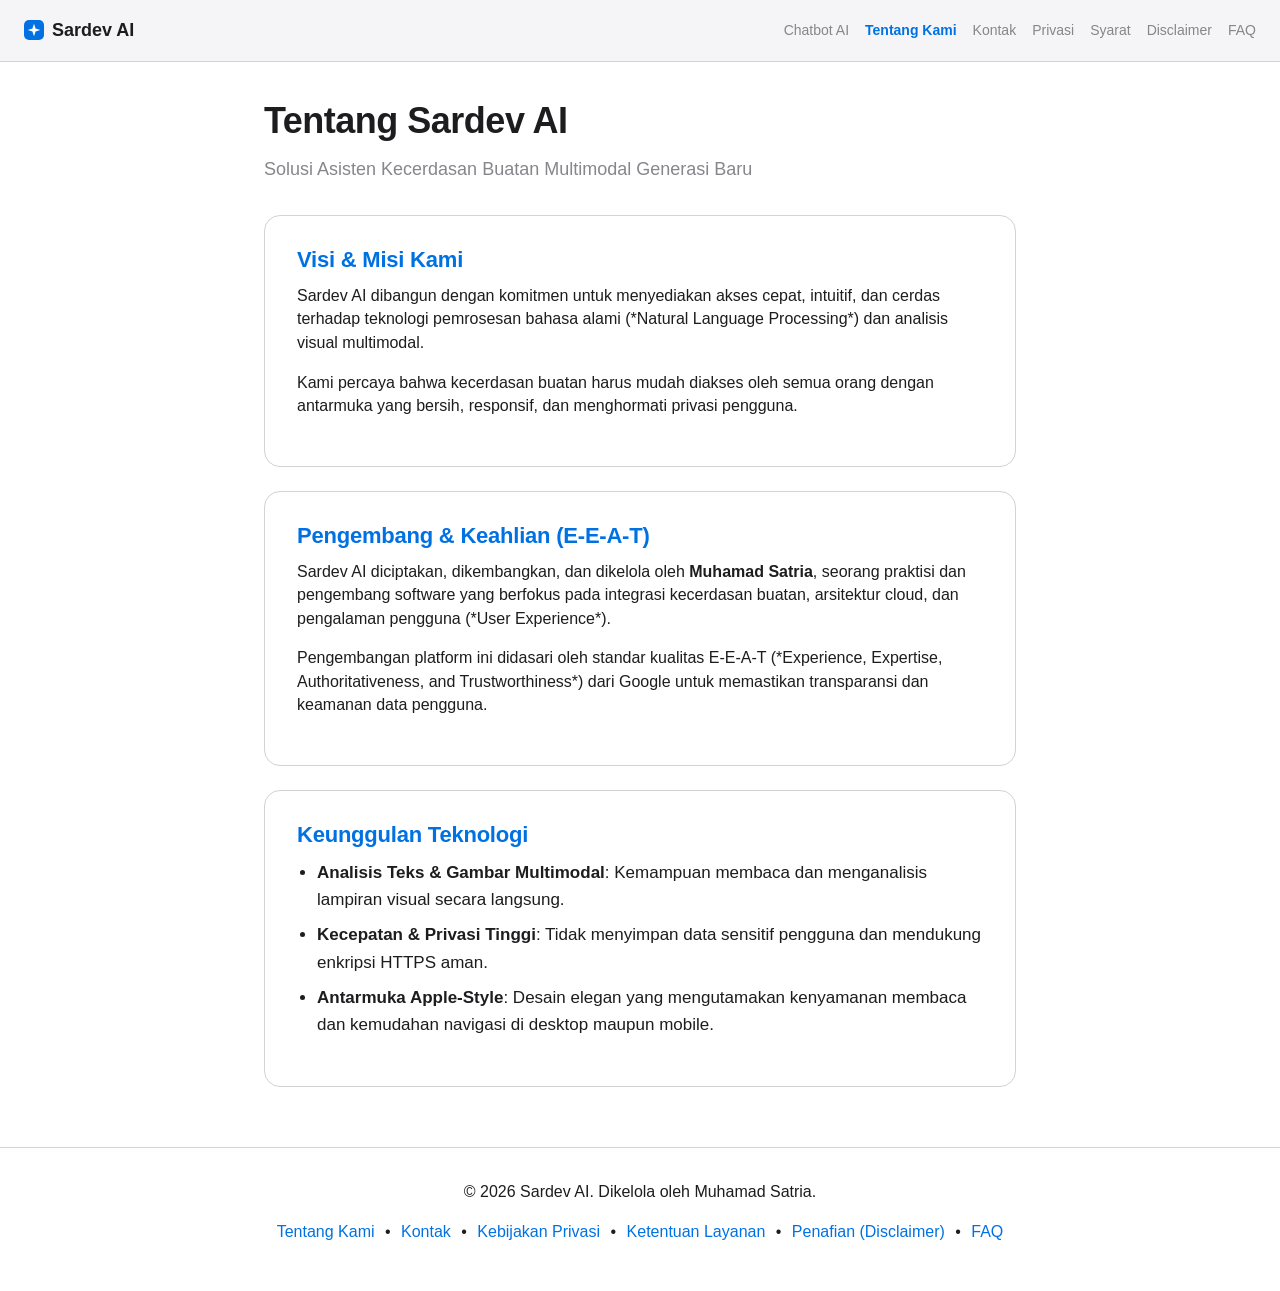
<file: about.html>
<!DOCTYPE html>
<html lang="id" data-theme="light">
<head>
  <meta charset="UTF-8">
  <meta name="viewport" content="width=device-width, initial-scale=1.0">
  <title>Tentang Kami - Sardev AI Chatbot</title>
  <meta name="description" content="Pelajari tentang Sardev AI Chatbot, pengembang Muhamad Satria, visi kecerdasan buatan multimodal, dan komitmen kualitas E-E-A-T kami.">
  <link rel="canonical" href="https://ai-sardev.github.io/about.html">
  <link rel="icon" type="image/svg+xml" href="favicon.svg">
  <link rel="stylesheet" href="token.css">
  <meta name="google-adsense-account" content="ca-pub-5002398653709535">
  <style>
    :root, html[data-theme="light"] {
      --bg-app: #ffffff; --panel-bg: #f5f5f7; --text-main: #1d1d1f; --text-sub: #86868b;
      --accent-blue: #0071e3; --border-color: #d2d2d7; --card-bg: #ffffff;
    }
    html[data-theme="dark"] {
      --bg-app: #000000; --panel-bg: #1c1c1e; --text-main: #f5f5f7; --text-sub: #98989d;
      --accent-blue: #2997ff; --border-color: #38383a; --card-bg: #1c1c1e;
    }
    * { box-sizing: border-box; margin: 0; padding: 0; }
    body {
      background: var(--bg-app); color: var(--text-main);
      font-family: -apple-system, BlinkMacSystemFont, "SF Pro Display", "SF Pro Text", sans-serif;
      line-height: 1.6; padding: 0; margin: 0;
    }
    header {
      padding: 16px 24px; background: var(--panel-bg); border-bottom: 1px solid var(--border-color);
      display: flex; justify-content: space-between; align-items: center; position: sticky; top: 0; z-index: 100;
    }
    .logo { font-size: 18px; font-weight: 700; color: var(--text-main); text-decoration: none; display: flex; align-items: center; gap: 8px; }
    .nav-links { display: flex; gap: 16px; align-items: center; }
    .nav-links a { color: var(--text-sub); text-decoration: none; font-size: 14px; transition: color 0.2s; }
    .nav-links a:hover { color: var(--accent-blue); }
    .container { max-width: 800px; margin: 40px auto; padding: 0 24px; }
    h1 { font-size: 36px; font-weight: 700; margin-bottom: 16px; letter-spacing: -0.5px; }
    .subtitle { font-size: 18px; color: var(--text-sub); margin-bottom: 32px; }
    .card { background: var(--card-bg); border: 1px solid var(--border-color); border-radius: 16px; padding: 32px; margin-bottom: 24px; }
    h2 { font-size: 22px; font-weight: 600; margin-bottom: 12px; color: var(--accent-blue); }
    p { margin-bottom: 16px; color: var(--text-main); font-size: 16px; }
    ul { margin-left: 20px; margin-bottom: 16px; color: var(--text-main); }
    li { margin-bottom: 8px; }
    footer { text-align: center; padding: 32px 24px; border-top: 1px solid var(--border-color); color: var(--text-sub); font-size: 13px; margin-top: 60px; }
    footer a { color: var(--accent-blue); text-decoration: none; margin: 0 6px; }
  </style>
</head>
<body>
  <header>
    <a href="index.html" class="logo">
      <svg width="20" height="20" viewBox="0 0 32 32"><rect width="32" height="32" rx="8" fill="#0071E3"/><path d="M16 6L18.5 13.5L26 16L18.5 18.5L16 26L13.5 18.5L6 16L13.5 13.5Z" fill="#FFF"/></svg>
      Sardev AI
    </a>
    <nav class="nav-links">
      <a href="index.html">Chatbot AI</a>
      <a href="about.html" style="color:var(--accent-blue); font-weight:600;">Tentang Kami</a>
      <a href="contact.html">Kontak</a>
      <a href="privacy.html">Privasi</a>
      <a href="terms.html">Syarat</a>
      <a href="disclaimer.html">Disclaimer</a>
      <a href="faq.html">FAQ</a>
    </nav>
  </header>

  <main class="container">
    <h1>Tentang Sardev AI</h1>
    <p class="subtitle">Solusi Asisten Kecerdasan Buatan Multimodal Generasi Baru</p>

    <div class="card">
      <h2>Visi & Misi Kami</h2>
      <p>Sardev AI dibangun dengan komitmen untuk menyediakan akses cepat, intuitif, dan cerdas terhadap teknologi pemrosesan bahasa alami (*Natural Language Processing*) dan analisis visual multimodal.</p>
      <p>Kami percaya bahwa kecerdasan buatan harus mudah diakses oleh semua orang dengan antarmuka yang bersih, responsif, dan menghormati privasi pengguna.</p>
    </div>

    <div class="card">
      <h2>Pengembang & Keahlian (E-E-A-T)</h2>
      <p>Sardev AI diciptakan, dikembangkan, dan dikelola oleh <strong>Muhamad Satria</strong>, seorang praktisi dan pengembang software yang berfokus pada integrasi kecerdasan buatan, arsitektur cloud, dan pengalaman pengguna (*User Experience*).</p>
      <p>Pengembangan platform ini didasari oleh standar kualitas E-E-A-T (*Experience, Expertise, Authoritativeness, and Trustworthiness*) dari Google untuk memastikan transparansi dan keamanan data pengguna.</p>
    </div>

    <div class="card">
      <h2>Keunggulan Teknologi</h2>
      <ul>
        <li><strong>Analisis Teks & Gambar Multimodal</strong>: Kemampuan membaca dan menganalisis lampiran visual secara langsung.</li>
        <li><strong>Kecepatan & Privasi Tinggi</strong>: Tidak menyimpan data sensitif pengguna dan mendukung enkripsi HTTPS aman.</li>
        <li><strong>Antarmuka Apple-Style</strong>: Desain elegan yang mengutamakan kenyamanan membaca dan kemudahan navigasi di desktop maupun mobile.</li>
      </ul>
    </div>
  </main>

  <footer>
    <p>&copy; 2026 Sardev AI. Dikelola oleh Muhamad Satria.</p>
    <p style="margin-top:8px;">
      <a href="about.html">Tentang Kami</a> •
      <a href="contact.html">Kontak</a> •
      <a href="privacy.html">Kebijakan Privasi</a> •
      <a href="terms.html">Ketentuan Layanan</a> •
      <a href="disclaimer.html">Penafian (Disclaimer)</a> •
      <a href="faq.html">FAQ</a>
    </p>
  </footer>
</body>
</html>
</file>
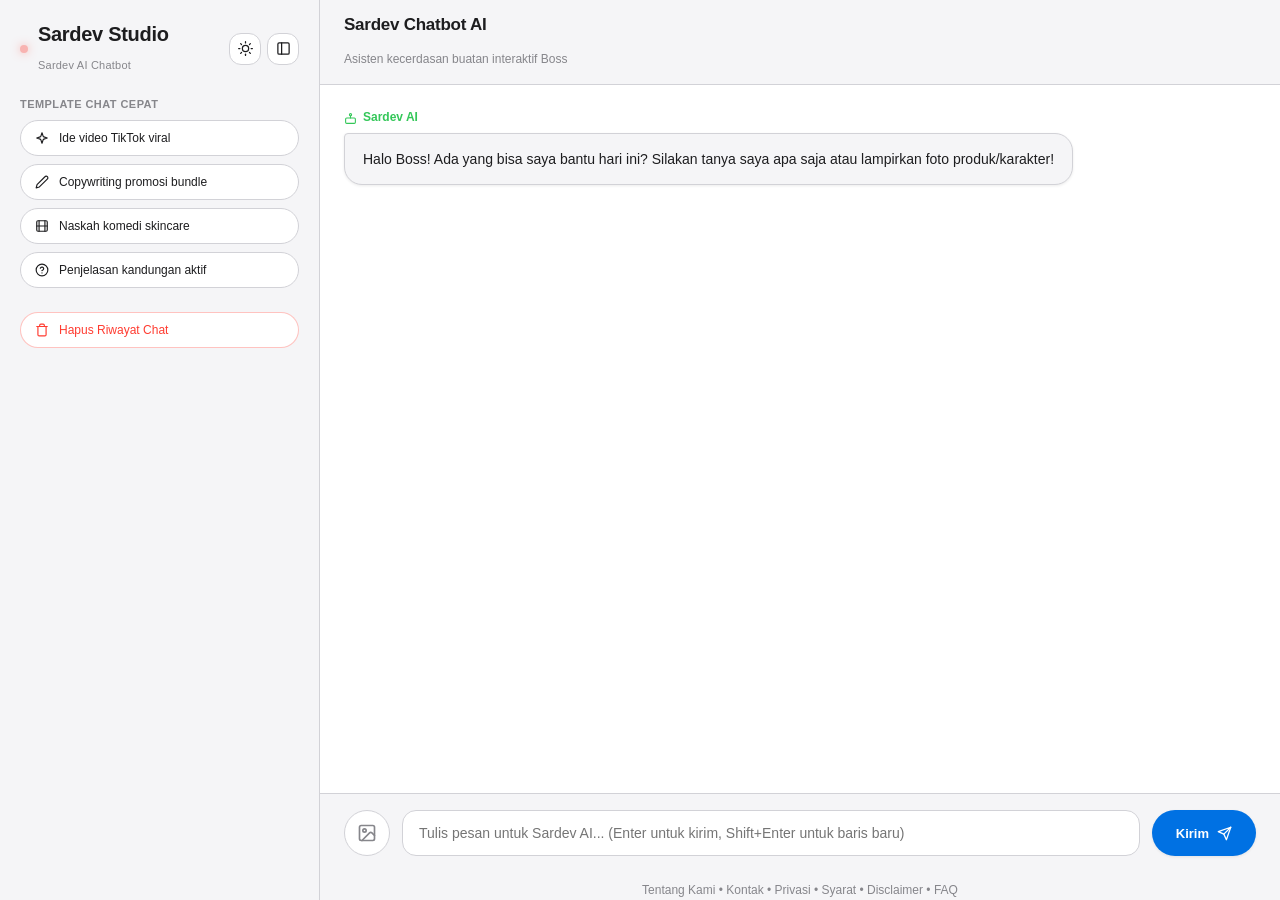
<file: chat.html>
<!DOCTYPE html>
<html lang="id" data-theme="light">

<head>
  <meta charset="UTF-8">
  <meta name="viewport" content="width=device-width, initial-scale=1.0">
  <title>Sardev AI Chatbot - Asisten AI Multimodal</title>
  <meta name="description" content="Asisten Sardev AI multimodal berbasis tampilan ChatGPT dan estetika Apple. Jawab pertanyaan, analisis gambar, dan bantu berbagai kebutuhan Boss.">
  <link rel="canonical" href="https://ai-sardev.github.io/chat.html">
  <link rel="icon" type="image/svg+xml" href="favicon.svg">
  <meta property="og:title" content="Sardev AI Chatbot - Asisten AI Multimodal">
  <meta property="og:description" content="Asisten Sardev AI multimodal berbasis tampilan ChatGPT dan estetika Apple.">
  <meta property="og:type" content="website">
  <meta property="og:url" content="https://ai-sardev.github.io/">
  <meta name="twitter:card" content="summary_large_image">
  <meta name="twitter:title" content="Sardev AI Chatbot">
  <meta name="twitter:description" content="Asisten Sardev AI multimodal berbasis tampilan ChatGPT dan estetika Apple.">
  <link rel="stylesheet" href="token.css">
  <style>
    :root,
    html[data-theme="light"] {
      --bg-app: #ffffff;
      --panel-bg: #f5f5f7;
      --panel-bg-2: #ffffff;
      --border-color: #d2d2d7;
      --border-color-subtle: #e8e8ed;
      --text-main: #1d1d1f;
      --text-sub: #86868b;
      --accent-blue: #0071e3;
      --accent-blue-hover: #0077ed;
      --accent-status: #34c759;
      --accent-danger: #ff3b30;
      --shadow-soft: 0 4px 16px rgba(0, 0, 0, 0.06);
      --shadow-sm: 0 1px 3px rgba(0, 0, 0, 0.08);
    }

    html[data-theme="dark"] {
      --bg-app: #000000;
      --panel-bg: #1c1c1e;
      --panel-bg-2: #2c2c2e;
      --border-color: #38383a;
      --border-color-subtle: #2c2c2e;
      --text-main: #f5f5f7;
      --text-sub: #98989d;
      --accent-blue: #2997ff;
      --accent-blue-hover: #47a5ff;
      --accent-status: #30d158;
      --accent-danger: #ff453a;
      --shadow-soft: 0 4px 16px rgba(0, 0, 0, 0.3);
      --shadow-sm: 0 1px 3px rgba(0, 0, 0, 0.4);
    }

    * {
      box-sizing: border-box;
      margin: 0;
      padding: 0;
    }

    body {
      background: var(--bg-app);
      color: var(--text-main);
      font-family: -apple-system, BlinkMacSystemFont, "SF Pro Display", "SF Pro Text", "Helvetica Neue", Helvetica, Arial, sans-serif;
      height: 100vh;
      overflow: hidden;
      -webkit-font-smoothing: antialiased;
      transition: background 0.3s ease, color 0.3s ease;
    }

    .app {
      display: flex;
      height: 100vh;
      width: 100vw;
      overflow-x: hidden;
      position: relative;
    }

    @media (max-width: 900px) {
      .app {
        flex-direction: column;
      }
    }

    /* Collapsible Sidebar */
    .sidebar {
      width: 320px;
      flex-shrink: 0;
      background: var(--panel-bg);
      border-right: 1px solid var(--border-color);
      padding: 24px 20px;
      display: flex;
      flex-direction: column;
      gap: 18px;
      z-index: 10;
      transition: all 0.3s cubic-bezier(0.28, 0.11, 0.32, 1);
      opacity: 1;
    }

    .app.sidebar-collapsed .sidebar {
      width: 0;
      padding: 0;
      opacity: 0;
      overflow: hidden;
      border-right: none;
    }

    @media (max-width: 900px) {
      .app {
        flex-direction: column;
        height: 100vh;
      }

      .sidebar {
        width: 100%;
        border-right: none;
        border-bottom: 1px solid var(--border-color);
        height: auto;
        padding: 12px 16px;
        gap: 8px;
      }

      .app.sidebar-collapsed .sidebar {
        height: 0;
        padding: 0;
        border-bottom: none;
      }

      .main-chat {
        flex: 1;
        height: 0;
      }
    }

    .brand-header {
      display: flex;
      align-items: center;
      justify-content: space-between;
      margin-bottom: 4px;
    }

    .brand {
      display: flex;
      align-items: center;
      gap: 10px;
    }

    .brand-dot {
      width: 8px;
      height: 8px;
      border-radius: 50%;
      background: var(--accent-danger);
      box-shadow: 0 0 8px var(--accent-danger);
    }

    .brand-dot.idle {
      animation: none;
      opacity: 0.35;
    }

    .brand-dot.live {
      animation: pulse 1.1s infinite;
    }

    @keyframes pulse {

      0%,
      100% {
        opacity: 1;
      }

      50% {
        opacity: 0.25;
      }
    }

    .brand h1 {
      font-size: 20px;
      font-weight: 700;
      letter-spacing: -0.015em;
      color: var(--text-main);
    }

    .brand span {
      color: var(--text-sub);
      font-size: 11px;
      display: block;
      letter-spacing: 0.02em;
    }

    /* Header Utility Buttons (Theme & Sidebar Toggle) */
    .icon-btn {
      width: 32px;
      height: 32px;
      border-radius: var(--radius-card-sm, 10px);
      border: 1px solid var(--border-color);
      background: var(--panel-bg-2);
      color: var(--text-main);
      display: flex;
      align-items: center;
      justify-content: center;
      cursor: pointer;
      transition: all 0.2s ease;
      outline: none;
    }

    .icon-btn:hover {
      border-color: var(--accent-blue);
      color: var(--accent-blue);
      transform: translateY(-1px);
    }

    /* Floating Open Sidebar Button */
    .floating-sidebar-open {
      display: none;
      position: absolute;
      top: 14px;
      left: 20px;
      z-index: 20;
      box-shadow: var(--shadow-sm);
    }

    .app.sidebar-collapsed .floating-sidebar-open {
      display: flex;
    }

    /* Navigation Tabs */
    .nav-tabs {
      display: flex;
      gap: 6px;
      background: var(--panel-bg-2);
      padding: 4px;
      border-radius: 12px;
      border: 1px solid var(--border-color);
    }

    .nav-tab {
      flex: 1;
      background: none;
      border: none;
      color: var(--text-sub);
      padding: 8px 10px;
      font-size: 12px;
      font-weight: 500;
      border-radius: 8px;
      cursor: pointer;
      transition: all 0.2s ease;
      text-align: center;
      text-decoration: none;
      display: flex;
      align-items: center;
      justify-content: center;
      gap: 6px;
    }

    .nav-tab:hover {
      color: var(--text-main);
    }

    .nav-tab.active {
      background: var(--accent-blue);
      color: #ffffff;
      font-weight: 600;
      box-shadow: var(--shadow-sm);
    }

    .upload-label {
      font-size: 11px;
      font-weight: 600;
      letter-spacing: 0.04em;
      text-transform: uppercase;
      color: var(--text-sub);
      display: block;
      margin-bottom: 8px;
    }

    .launch-btn {
      width: 100%;
      padding: 10px 14px;
      background: var(--panel-bg-2);
      border: 1px solid var(--border-color);
      color: var(--text-main);
      font-size: 12px;
      font-weight: 500;
      border-radius: 980px;
      cursor: pointer;
      text-align: left;
      text-decoration: none;
      display: flex;
      align-items: center;
      gap: 10px;
      transition: all 0.15s ease;
    }

    .launch-btn:hover {
      border-color: var(--accent-blue);
      color: var(--accent-blue);
      background: rgba(0, 113, 227, 0.04);
    }

    .launch-btn.danger-btn {
      border-color: rgba(255, 59, 48, 0.3);
      color: var(--accent-danger);
    }

    .launch-btn.danger-btn:hover {
      background: rgba(255, 59, 48, 0.08);
      border-color: var(--accent-danger);
    }

    /* Main Chat Area */
    .main-chat {
      flex: 1;
      display: flex;
      flex-direction: column;
      height: 100%;
      overflow: hidden;
      background: var(--bg-app);
      position: relative;
    }

    .chat-header {
      padding: 16px 24px;
      padding-left: 24px;
      border-bottom: 1px solid var(--border-color);
      display: flex;
      flex-direction: column;
      background: var(--panel-bg);
      gap: 4px;
      flex-shrink: 0;
      transition: padding-left 0.3s ease;
    }

    .app.sidebar-collapsed .chat-header {
      padding-left: 64px;
    }

    .chat-header h2 {
      font-size: 17px;
      font-weight: 600;
      letter-spacing: -0.015em;
      color: var(--text-main);
      display: flex;
      align-items: center;
      gap: 10px;
    }

    .chat-header span {
      font-size: 12px;
      color: var(--text-sub);
    }

    .chat-messages {
      flex: 1;
      overflow-y: auto;
      padding: 24px;
      display: flex;
      flex-direction: column;
      gap: 20px;
      background: var(--bg-app);
      scroll-behavior: smooth;
    }

    /* Chat Bubbles */
    .chat-row {
      display: flex;
      flex-direction: column;
      max-width: 82%;
      animation: fadeIn 0.25s ease-out;
    }

    .chat-row.user {
      align-self: flex-end;
      align-items: flex-end;
    }

    .chat-row.ai {
      align-self: flex-start;
      align-items: flex-start;
    }

    @keyframes fadeIn {
      from {
        opacity: 0;
        transform: translateY(6px);
      }

      to {
        opacity: 1;
        transform: translateY(0);
      }
    }

    .chat-avatar {
      font-size: 12px;
      font-weight: 600;
      margin-bottom: 6px;
      color: var(--text-sub);
      display: flex;
      align-items: center;
      gap: 6px;
    }

    .chat-row.user .chat-avatar {
      color: var(--accent-blue);
    }

    .chat-row.ai .chat-avatar {
      color: var(--accent-status);
    }

    .chat-bubble {
      padding: 14px 18px;
      border-radius: 18px;
      font-size: 14px;
      line-height: 1.6;
      word-break: break-word;
    }

    .chat-row.user .chat-bubble {
      background: var(--accent-blue);
      color: #ffffff;
      border-top-right-radius: 4px;
      box-shadow: var(--shadow-sm);
    }

    .chat-row.ai .chat-bubble {
      background: var(--panel-bg);
      border: 1px solid var(--border-color);
      color: var(--text-main);
      border-top-left-radius: 4px;
      box-shadow: var(--shadow-sm);
    }

    .chat-row.error .chat-bubble {
      background: rgba(255, 59, 48, 0.08);
      border: 1px solid rgba(255, 59, 48, 0.3);
      color: var(--accent-danger);
      font-size: 13px;
    }

    .chat-bubble strong {
      color: inherit;
      font-weight: 600;
    }

    .chat-bubble ul,
    .chat-bubble ol {
      margin: 8px 0;
      padding-left: 20px;
    }

    .chat-bubble li {
      margin-bottom: 4px;
    }

    .chat-bubble-imgs {
      display: flex;
      gap: 8px;
      flex-wrap: wrap;
      margin-bottom: 10px;
    }

    .chat-bubble-img {
      max-width: 220px;
      max-height: 220px;
      border-radius: 12px;
      object-fit: cover;
      border: 1px solid var(--border-color);
    }

    /* Input Area */
    .chat-input-area {
      border-top: 1px solid var(--border-color);
      background: var(--panel-bg);
      display: flex;
      flex-direction: column;
      flex-shrink: 0;
    }

    .chat-thumbs-container {
      display: none;
      gap: 10px;
      padding: 14px 24px 0 24px;
      flex-wrap: wrap;
    }

    .chat-thumb-item {
      position: relative;
      width: 60px;
      height: 60px;
      border-radius: 12px;
      overflow: hidden;
      border: 1px solid var(--border-color);
    }

    .chat-thumb-item img {
      width: 100%;
      height: 100%;
      object-fit: cover;
    }

    .chat-thumb-remove {
      position: absolute;
      top: 2px;
      right: 2px;
      width: 18px;
      height: 18px;
      background: rgba(0, 0, 0, 0.7);
      color: #ffffff;
      border: none;
      border-radius: 50%;
      cursor: pointer;
      display: flex;
      align-items: center;
      justify-content: center;
    }

    .chat-input-wrap {
      padding: 16px 24px;
      display: flex;
      gap: 12px;
      align-items: flex-end;
    }

    .chat-img-btn {
      height: 46px;
      width: 46px;
      background: var(--panel-bg-2);
      border: 1px solid var(--border-color);
      color: var(--text-sub);
      border-radius: 980px;
      display: flex;
      align-items: center;
      justify-content: center;
      cursor: pointer;
      transition: all 0.15s ease;
      flex-shrink: 0;
      outline: none;
    }

    .chat-img-btn:hover {
      border-color: var(--accent-blue);
      color: var(--accent-blue);
      background: rgba(0, 113, 227, 0.06);
    }

    .chat-input {
      flex: 1;
      min-height: 46px;
      max-height: 140px;
      background: var(--bg-app);
      border: 1px solid var(--border-color);
      border-radius: 14px;
      padding: 12px 16px;
      color: var(--text-main);
      font-family: inherit;
      font-size: 14px;
      resize: none;
      outline: none;
      line-height: 1.45;
      transition: border-color 0.15s ease;
    }

    .chat-input:focus {
      border-color: var(--accent-blue);
    }

    .chat-send-btn {
      height: 46px;
      padding: 0 24px;
      background: var(--accent-blue);
      color: #ffffff;
      border: none;
      font-size: 13px;
      font-weight: 600;
      border-radius: 980px;
      cursor: pointer;
      transition: background 0.15s ease, transform 0.1s ease;
      flex-shrink: 0;
      display: flex;
      align-items: center;
      justify-content: center;
      gap: 8px;
      box-shadow: var(--shadow-sm);
    }

    .chat-send-btn:hover {
      background: var(--accent-blue-hover);
    }

    .chat-send-btn:active {
      transform: scale(0.98);
    }

    .chat-send-btn:disabled {
      opacity: 0.4;
      cursor: not-allowed;
      transform: none;
    }

    .file-warning {
      background: rgba(255, 159, 10, 0.1);
      border-bottom: 1px solid rgba(255, 159, 10, 0.25);
      color: #ff9f0a;
      padding: 10px 24px;
      font-size: 12px;
      display: none;
      align-items: center;
      gap: 8px;
    }

    ::-webkit-scrollbar {
      width: 7px;
    }

    ::-webkit-scrollbar-thumb {
      background: var(--border-color);
      border-radius: 4px;
    }
  
    /* =========================================================
       MOBILE RESPONSIVE FIX
       - Sidebar off-canvas
       - Sidebar hidden by default on mobile
       - Full-width chat
       - Compact mobile composer
       ========================================================= */
    @media (max-width: 900px) {
      html,
      body {
        width: 100%;
        height: 100dvh;
        min-height: 100dvh;
        overflow: hidden;
      }

      .app {
        width: 100%;
        height: 100dvh;
        min-height: 100dvh;
        flex-direction: row;
        overflow: hidden;
      }

      .sidebar {
        position: fixed;
        top: 0;
        left: 0;
        bottom: 0;
        width: min(86vw, 320px);
        height: 100dvh;
        padding: 18px 16px;
        gap: 14px;
        border-right: 1px solid var(--border-color);
        border-bottom: none;
        overflow-y: auto;
        overflow-x: hidden;
        z-index: 1000;
        opacity: 1;
        transform: translateX(0);
        box-shadow: 12px 0 36px rgba(0, 0, 0, 0.14);
        transition:
          transform 0.28s cubic-bezier(0.28, 0.11, 0.32, 1),
          opacity 0.22s ease;
        -webkit-overflow-scrolling: touch;
      }

      .app.sidebar-collapsed .sidebar {
        width: min(86vw, 320px);
        height: 100dvh;
        padding: 18px 16px;
        border-right: 1px solid var(--border-color);
        border-bottom: none;
        opacity: 0;
        transform: translateX(-105%);
        pointer-events: none;
      }

      .main-chat {
        width: 100%;
        min-width: 0;
        height: 100dvh;
        flex: 1 1 auto;
      }

      .floating-sidebar-open {
        position: fixed;
        top: max(10px, env(safe-area-inset-top));
        left: 12px;
        width: 38px;
        height: 38px;
        z-index: 1100;
        border-radius: 12px;
      }

      .chat-header,
      .app.sidebar-collapsed .chat-header {
        min-height: 64px;
        padding: 11px 14px 11px 62px;
        justify-content: center;
        gap: 2px;
      }

      .chat-header h2 {
        font-size: 16px;
        line-height: 1.25;
      }

      .chat-header span {
        max-width: 100%;
        overflow: hidden;
        white-space: nowrap;
        text-overflow: ellipsis;
        font-size: 11px;
      }

      .chat-messages {
        min-height: 0;
        padding: 16px 12px;
        gap: 14px;
        overscroll-behavior: contain;
        -webkit-overflow-scrolling: touch;
      }

      .chat-row {
        max-width: 94%;
      }

      .chat-avatar {
        margin-bottom: 5px;
        font-size: 11px;
      }

      .chat-bubble {
        padding: 12px 14px;
        border-radius: 16px;
        font-size: 14px;
        line-height: 1.55;
        overflow-wrap: anywhere;
      }

      .chat-bubble-imgs {
        gap: 6px;
      }

      .chat-bubble-img {
        width: auto;
        max-width: min(72vw, 220px);
        max-height: 240px;
      }

      .chat-input-area {
        position: relative;
        padding-bottom: env(safe-area-inset-bottom);
      }

      .chat-thumbs-container {
        padding: 10px 12px 0;
        gap: 8px;
      }

      .chat-thumb-item {
        width: 54px;
        height: 54px;
        border-radius: 10px;
      }

      .chat-input-wrap {
        width: 100%;
        padding: 10px 12px 12px;
        gap: 8px;
        align-items: flex-end;
      }

      .chat-img-btn {
        width: 42px;
        height: 42px;
        min-width: 42px;
      }

      .chat-input {
        min-width: 0;
        min-height: 42px;
        max-height: 120px;
        padding: 10px 12px;
        border-radius: 14px;
        font-size: 16px; /* mencegah auto-zoom iOS */
        line-height: 1.35;
      }

      .chat-send-btn {
        width: 42px;
        height: 42px;
        min-width: 42px;
        padding: 0;
        border-radius: 50%;
      }

      .chat-send-btn span {
        display: none;
      }

      .file-warning {
        padding: 8px 12px;
        font-size: 11px;
      }

      .nav-tabs {
        flex-shrink: 0;
      }

      .launch-btn {
        min-height: 40px;
      }
    }

    @media (max-width: 480px) {
      .sidebar,
      .app.sidebar-collapsed .sidebar {
        width: min(88vw, 310px);
      }

      .sidebar {
        padding-left: 14px;
        padding-right: 14px;
      }

      .brand h1 {
        font-size: 18px;
      }

      .chat-row {
        max-width: 96%;
      }

      .chat-messages {
        padding-left: 10px;
        padding-right: 10px;
      }

      .chat-input-wrap {
        padding-left: 10px;
        padding-right: 10px;
      }
    }

    @media (max-width: 360px) {
      .chat-img-btn,
      .chat-send-btn {
        width: 40px;
        min-width: 40px;
        height: 40px;
      }

      .chat-input {
        min-height: 40px;
        padding-left: 10px;
        padding-right: 10px;
      }

      .chat-header,
      .app.sidebar-collapsed .chat-header {
        padding-left: 58px;
      }
    }

  </style>
</head>

<body>
  <div class="app" id="app">
    <!-- Floating Button to Open Sidebar when Collapsed -->
    <button class="icon-btn floating-sidebar-open" id="sidebarOpenBtn" title="Buka Sidebar">
      <svg width="16" height="16" viewBox="0 0 24 24" fill="none" stroke="currentColor" stroke-width="2"
        stroke-linecap="round" stroke-linejoin="round">
        <rect x="3" y="3" width="18" height="18" rx="2" ry="2" />
        <line x1="9" y1="3" x2="9" y2="21" />
      </svg>
    </button>

    <div class="sidebar" id="sidebar">
      <div class="brand-header">
        <div class="brand">
          <div class="brand-dot idle" id="recDot"></div>
          <div>
            <h1>Sardev Studio</h1>
            <span>Sardev AI Chatbot</span>
          </div>
        </div>

        <div style="display:flex; gap:6px;">
          <!-- Theme Toggle Button (Sun/Moon) -->
          <button class="icon-btn" id="themeToggleBtn" title="Ganti Mode Terang/Gelap">
            <svg class="sun-icon" width="15" height="15" viewBox="0 0 24 24" fill="none" stroke="currentColor"
              stroke-width="2" stroke-linecap="round" stroke-linejoin="round">
              <circle cx="12" cy="12" r="5" />
              <line x1="12" y1="1" x2="12" y2="3" />
              <line x1="12" y1="21" x2="12" y2="23" />
              <line x1="4.22" y1="4.22" x2="5.64" y2="5.64" />
              <line x1="18.36" y1="18.36" x2="19.78" y2="19.78" />
              <line x1="1" y1="12" x2="3" y2="12" />
              <line x1="21" y1="12" x2="23" y2="12" />
              <line x1="4.22" y1="19.78" x2="5.64" y2="18.36" />
              <line x1="18.36" y1="5.64" x2="19.78" y2="4.22" />
            </svg>
          </button>

          <!-- Sidebar Collapse Toggle Button -->
          <button class="icon-btn" id="sidebarToggleBtn" title="Sembunyikan Sidebar">
            <svg width="15" height="15" viewBox="0 0 24 24" fill="none" stroke="currentColor" stroke-width="2"
              stroke-linecap="round" stroke-linejoin="round">
              <rect x="3" y="3" width="18" height="18" rx="2" ry="2" />
              <line x1="9" y1="3" x2="9" y2="21" />
            </svg>
          </button>
        </div>
      </div>

      <div>
        <span class="upload-label">Template Chat Cepat</span>
        <div style="display:flex; flex-direction:column; gap:8px; margin-top:8px;">
          <button class="launch-btn template-btn" type="button">
            <svg width="14" height="14" viewBox="0 0 24 24" fill="none" stroke="currentColor" stroke-width="2"
              stroke-linecap="round" stroke-linejoin="round">
              <path
                d="m12 3-1.912 5.813a2 2 0 0 1-1.275 1.275L3 12l5.813 1.912a2 2 0 0 1 1.275 1.275L12 21l1.912-5.813a2 2 0 0 1 1.275-1.275L21 12l-5.813-1.912a2 2 0 0 1-1.275-1.275L12 3Z" />
            </svg>
            Ide video TikTok viral
          </button>
          <button class="launch-btn template-btn" type="button">
            <svg width="14" height="14" viewBox="0 0 24 24" fill="none" stroke="currentColor" stroke-width="2"
              stroke-linecap="round" stroke-linejoin="round">
              <path d="M17 3a2.85 2.83 0 1 1 4 4L7.5 20.5 2 22l1.5-5.5Z" />
            </svg>
            Copywriting promosi bundle
          </button>
          <button class="launch-btn template-btn" type="button">
            <svg width="14" height="14" viewBox="0 0 24 24" fill="none" stroke="currentColor" stroke-width="2"
              stroke-linecap="round" stroke-linejoin="round">
              <rect width="18" height="18" x="3" y="3" rx="2" />
              <path d="M7 3v18" />
              <path d="M3 12h18" />
              <path d="M17 3v18" />
            </svg>
            Naskah komedi skincare
          </button>
          <button class="launch-btn template-btn" type="button">
            <svg width="14" height="14" viewBox="0 0 24 24" fill="none" stroke="currentColor" stroke-width="2"
              stroke-linecap="round" stroke-linejoin="round">
              <circle cx="12" cy="12" r="10" />
              <path d="M9.09 9a3 3 0 0 1 5.83 1c0 2-3 3-3 3" />
              <line x1="12" y1="17" x2="12.01" y2="17" />
            </svg>
            Penjelasan kandungan aktif
          </button>
          <button class="launch-btn danger-btn" id="clearChatBtn" type="button" style="margin-top:16px;">
            <svg width="14" height="14" viewBox="0 0 24 24" fill="none" stroke="currentColor" stroke-width="2"
              stroke-linecap="round" stroke-linejoin="round">
              <path d="M3 6h18" />
              <path d="M19 6v14c0 1-1 2-2 2H7c-1 0-2-1-2-2V6" />
              <path d="M8 6V4c0-1 1-2 2-2h4c1 0 2 1 2 2v2" />
            </svg>
            Hapus Riwayat Chat
          </button>
        </div>
      </div>
    </div>

    <div class="main-chat">
      <div class="file-warning" id="fileWarning">
        <svg width="14" height="14" viewBox="0 0 24 24" fill="none" stroke="currentColor" stroke-width="2"
          stroke-linecap="round" stroke-linejoin="round">
          <path d="m21.73 18-8-14a2 2 0 0 0-3.48 0l-8 14A2 2 0 0 0 4 21h16a2 2 0 0 0 1.73-3Z" />
          <line x1="12" y1="9" x2="12" y2="13" />
          <line x1="12" y1="17" x2="12.01" y2="17" />
        </svg>
        <span><strong>Peringatan:</strong> Anda membuka file secara langsung (file://). Mohon akses aplikasi melalui
          <code>https://ai-sardev.github.io/</code> agar backend API berjalan lancar.</span>
      </div>

      <div class="chat-header">
        <h2>
          Sardev Chatbot AI
        </h2>
        <span>Asisten kecerdasan buatan interaktif Boss</span>
      </div>

      <div class="chat-messages" id="chatMessages">
        <div class="chat-row ai">
          <div class="chat-avatar">
            <svg width="13" height="13" viewBox="0 0 24 24" fill="none" stroke="currentColor" stroke-width="2"
              stroke-linecap="round" stroke-linejoin="round">
              <rect x="3" y="11" width="18" height="10" rx="2" />
              <circle cx="12" cy="5" r="2" />
              <path d="M12 7v4" />
            </svg>
            Sardev AI
          </div>
          <div class="chat-bubble">Halo Boss! Ada yang bisa saya bantu hari ini? Silakan tanya saya apa saja atau
            lampirkan foto produk/karakter!</div>
        </div>
      </div>

      <div class="chat-input-area">
        <div class="chat-thumbs-container" id="chatThumbsContainer"></div>
        <div class="chat-input-wrap">
          <button type="button" class="chat-img-btn" id="chatImgBtn" title="Lampirkan Foto/Gambar">
            <svg width="20" height="20" viewBox="0 0 24 24" fill="none" stroke="currentColor" stroke-width="2"
              stroke-linecap="round" stroke-linejoin="round">
              <rect width="18" height="18" x="3" y="3" rx="2" ry="2" />
              <circle cx="9" cy="9" r="2" />
              <path d="m21 15-3.086-3.086a2 2 0 0 0-2.828 0L6 21" />
            </svg>
          </button>
          <input type="file" id="chatImgInput" accept="image/*" multiple style="display:none;">

          <textarea class="chat-input" id="chatInput"
            placeholder="Tulis pesan untuk Sardev AI... (Enter untuk kirim, Shift+Enter untuk baris baru)"
            rows="1"></textarea>
          <button type="button" class="chat-send-btn" id="chatSendBtn">
            <span>Kirim</span>
            <svg width="15" height="15" viewBox="0 0 24 24" fill="none" stroke="currentColor" stroke-width="2"
              stroke-linecap="round" stroke-linejoin="round">
              <line x1="22" y1="2" x2="11" y2="13" />
              <polygon points="22 2 15 22 11 13 2 9 22 2" />
            </svg>
          </button>
        </div>
        
        <div class="chat-footer-links" style="margin-top:10px; text-align:center; font-size:12px; color:var(--text-sub);">
          <a href="about.html" style="color:var(--text-sub); text-decoration:none;">Tentang Kami</a> •
          <a href="contact.html" style="color:var(--text-sub); text-decoration:none;">Kontak</a> •
          <a href="privacy.html" style="color:var(--text-sub); text-decoration:none;">Privasi</a> •
          <a href="terms.html" style="color:var(--text-sub); text-decoration:none;">Syarat</a> •
          <a href="disclaimer.html" style="color:var(--text-sub); text-decoration:none;">Disclaimer</a> •
          <a href="faq.html" style="color:var(--text-sub); text-decoration:none;">FAQ</a>
        </div>
      </div>
    </div>
  </div>

  <script>
    const API_BASE = "https://api.sardev.biz.id";

    // --- Theme System & Sidebar Persistence ---
    const appEl = document.getElementById('app');
    const themeToggleBtn = document.getElementById('themeToggleBtn');
    const sidebarToggleBtn = document.getElementById('sidebarToggleBtn');
    const sidebarOpenBtn = document.getElementById('sidebarOpenBtn');

    function initTheme() {
      const savedTheme = localStorage.getItem('sardev-theme') || 'light';
      document.documentElement.setAttribute('data-theme', savedTheme);
    }

    themeToggleBtn.addEventListener('click', () => {
      const current = document.documentElement.getAttribute('data-theme') || 'light';
      const next = current === 'light' ? 'dark' : 'light';
      document.documentElement.setAttribute('data-theme', next);
      localStorage.setItem('sardev-theme', next);
    });

    const MOBILE_BREAKPOINT = 900;

    function isMobileLayout() {
      return window.matchMedia(`(max-width: ${MOBILE_BREAKPOINT}px)`).matches;
    }

    function setSidebarCollapsed(collapsed, persistDesktop = true) {
      appEl.classList.toggle('sidebar-collapsed', collapsed);

      // Di mobile sidebar selalu mulai tertutup setiap halaman dibuka.
      // Preferensi localStorage tetap dipakai untuk layout desktop.
      if (persistDesktop && !isMobileLayout()) {
        localStorage.setItem('sardev-sidebar-collapsed', collapsed ? 'true' : 'false');
      }
    }

    function initSidebar() {
      if (isMobileLayout()) {
        // Default mobile: sidebar hidden, seperti layout chatbot modern.
        setSidebarCollapsed(true, false);
        return;
      }

      const isCollapsed = localStorage.getItem('sardev-sidebar-collapsed') === 'true';
      setSidebarCollapsed(isCollapsed, false);
    }

    sidebarToggleBtn.addEventListener('click', () => {
      setSidebarCollapsed(true);
    });

    sidebarOpenBtn.addEventListener('click', () => {
      setSidebarCollapsed(false);
    });

    // Saat sidebar terbuka sebagai drawer di mobile, tap area chat untuk menutupnya.
    const mainChatEl = document.querySelector('.main-chat');
    if (mainChatEl) {
      mainChatEl.addEventListener('click', (event) => {
        if (
          isMobileLayout() &&
          !appEl.classList.contains('sidebar-collapsed') &&
          !event.target.closest('.floating-sidebar-open')
        ) {
          setSidebarCollapsed(true, false);
        }
      });
    }

    // Jika berpindah dari desktop ke ukuran mobile, langsung sembunyikan sidebar.
    let lastMobileState = isMobileLayout();
    window.addEventListener('resize', () => {
      const nowMobile = isMobileLayout();
      if (nowMobile && !lastMobileState) {
        setSidebarCollapsed(true, false);
      } else if (!nowMobile && lastMobileState) {
        const desktopCollapsed = localStorage.getItem('sardev-sidebar-collapsed') === 'true';
        setSidebarCollapsed(desktopCollapsed, false);
      }
      lastMobileState = nowMobile;
    });

    initTheme();
    initSidebar();

    // --- Global Error Handler & Protocol Check ---
    window.onerror = function (message, source, lineno, colno, error) {
      console.error("JS Error: " + message + " pada baris " + lineno + ":" + colno);
      return false;
    };
    if (window.location.protocol === 'file:') {
      document.getElementById('fileWarning').style.display = 'flex';
    }

    const chatMessages = document.getElementById('chatMessages');
    const chatInput = document.getElementById('chatInput');
    const chatSendBtn = document.getElementById('chatSendBtn');
    const chatImgBtn = document.getElementById('chatImgBtn');
    const chatImgInput = document.getElementById('chatImgInput');
    const chatThumbsContainer = document.getElementById('chatThumbsContainer');
    const recDot = document.getElementById('recDot');
    const clearChatBtn = document.getElementById('clearChatBtn');

    let chatHistory = [];
    let attachedImages = [];

    function saveChatToStorage() {
      try {
        localStorage.setItem('sardev_chat_history', JSON.stringify(chatHistory));
        localStorage.setItem('sardev_chat_html', chatMessages.innerHTML);
      } catch (e) {
        console.error("Gagal menyimpan riwayat chat:", e);
      }
    }

    function loadChatFromStorage() {
      try {
        const savedHistory = localStorage.getItem('sardev_chat_history');
        const savedHtml = localStorage.getItem('sardev_chat_html');
        if (savedHistory && savedHtml) {
          chatHistory = JSON.parse(savedHistory);
          chatMessages.innerHTML = savedHtml;
          chatMessages.scrollTop = chatMessages.scrollHeight;
        }
      } catch (e) {
        console.error("Gagal memuat riwayat chat:", e);
      }
    }

    loadChatFromStorage();

    // Auto-expand textarea height
    chatInput.addEventListener('input', () => {
      chatInput.style.height = 'auto';
      chatInput.style.height = Math.min(chatInput.scrollHeight, 140) + 'px';
    });

    function toBase64(file) {
      return new Promise((resolve, reject) => {
        const r = new FileReader();
        r.onload = () => resolve(r.result.split(',')[1]);
        r.onerror = reject;
        r.readAsDataURL(file);
      });
    }

    chatImgBtn.addEventListener('click', (e) => {
      e.preventDefault();
      chatImgInput.click();
    });

    async function addChatImages(files) {
      const imageFiles = Array.from(files || []).filter(file => file.type && file.type.startsWith('image/'));
      for (const file of imageFiles) {
        const b64 = await toBase64(file);
        const url = URL.createObjectURL(file);
        attachedImages.push({ base64: b64, mediaType: file.type || 'image/jpeg', name: file.name || `clipboard-${Date.now()}.png`, url });
      }
      renderAttachedThumbs();
    }

    chatImgInput.addEventListener('change', async () => {
      await addChatImages(chatImgInput.files);
      chatImgInput.value = '';
    });

    // Paste screenshot/image directly into chat, similar to modern AI chat UIs.
    chatInput.addEventListener('paste', async (e) => {
      const files = Array.from(e.clipboardData?.files || []).filter(file => file.type?.startsWith('image/'));
      if (files.length) {
        e.preventDefault();
        await addChatImages(files);
      }
    });

    const chatInputWrap = document.querySelector('.chat-input-wrap');
    if (chatInputWrap) {
      chatInputWrap.addEventListener('dragover', e => e.preventDefault());
      chatInputWrap.addEventListener('drop', async e => {
        e.preventDefault();
        await addChatImages(e.dataTransfer?.files || []);
      });
    }

    function renderAttachedThumbs() {
      chatThumbsContainer.innerHTML = '';
      if (attachedImages.length === 0) {
        chatThumbsContainer.style.display = 'none';
        return;
      }
      chatThumbsContainer.style.display = 'flex';
      attachedImages.forEach((img, idx) => {
        const item = document.createElement('div');
        item.className = 'chat-thumb-item';
        const el = document.createElement('img');
        el.src = img.url;
        const rm = document.createElement('button');
        rm.className = 'chat-thumb-remove';
        rm.innerHTML = `<svg width="10" height="10" viewBox="0 0 24 24" fill="none" stroke="currentColor" stroke-width="2.5" stroke-linecap="round" stroke-linejoin="round"><line x1="18" y1="6" x2="6" y2="18"/><line x1="6" y1="6" x2="18" y2="18"/></svg>`;
        rm.type = 'button';
        rm.addEventListener('click', (e) => {
          e.preventDefault();
          attachedImages.splice(idx, 1);
          renderAttachedThumbs();
        });
        item.appendChild(el);
        item.appendChild(rm);
        chatThumbsContainer.appendChild(item);
      });
    }

    // Template Click
    document.querySelectorAll('.template-btn').forEach(btn => {
      if (btn.id === 'clearChatBtn') return;
      btn.addEventListener('click', () => {
        const text = btn.textContent.trim();
        let prompt = "";
        if (text.includes("Ide video TikTok viral")) {
          prompt = "Berikan 3 ide konsep video TikTok kreatif yang viral untuk mempromosikan produk kecantikan.";
        } else if (text.includes("Copywriting promosi bundle")) {
          prompt = "Tulis naskah copywriting pendek bertema soft-selling untuk mempromosikan paket bundle diskon skincare.";
        } else if (text.includes("Naskah komedi skincare")) {
          prompt = "Buat naskah video komedi pendek (durasi 1 menit) tentang seseorang yang salah menggunakan produk kecantikan milik pacarnya.";
        } else if (text.includes("Penjelasan kandungan aktif")) {
          prompt = "Bagaimana cara menjelaskan kandungan Lactic Acid dan Niacinamide kepada penonton awam agar terdengar menarik?";
        }
        chatInput.value = prompt;
        sendChatMessage();
      });
    });

    clearChatBtn.addEventListener('click', () => {
      chatHistory = [];
      attachedImages = [];
      renderAttachedThumbs();
      try {
        localStorage.removeItem('sardev_chat_history');
        localStorage.removeItem('sardev_chat_html');
      } catch (e) {}
      chatMessages.innerHTML = `
    <div class="chat-row ai">
      <div class="chat-avatar">
        <svg width="13" height="13" viewBox="0 0 24 24" fill="none" stroke="currentColor" stroke-width="2" stroke-linecap="round" stroke-linejoin="round"><rect x="3" y="11" width="18" height="10" rx="2"/><circle cx="12" cy="5" r="2"/><path d="M12 7v4"/></svg>
        Sardev AI
      </div>
      <div class="chat-bubble">Halo Boss! Riwayat chat sudah dibersihkan. Ada yang bisa saya bantu hari ini?</div>
    </div>`;
    });

    // Click Send
    chatSendBtn.addEventListener('click', (e) => {
      e.preventDefault();
      sendChatMessage();
    });

    // Enter key binding
    chatInput.addEventListener('keydown', (e) => {
      if ((e.key === 'Enter' || e.keyCode === 13) && !e.shiftKey) {
        e.preventDefault();
        sendChatMessage();
      }
    });

    async function sendChatMessage() {
      const text = chatInput.value.trim();
      if (!text && attachedImages.length === 0) {
        chatInput.focus();
        return;
      }

      const currentImgs = [...attachedImages];

      // Render user bubble
      appendUserBubble(text, currentImgs);

      chatInput.value = '';
      chatInput.style.height = '46px';
      attachedImages = [];
      renderAttachedThumbs();
      chatSendBtn.disabled = true;
      chatInput.focus();

      // Construct message text for API payload
      let payloadText = text;
      if (currentImgs.length > 0) {
        if (!payloadText) {
          payloadText = "Tolong analisa dan berikan tanggapan untuk gambar yang saya unggah ini, Boss.";
        }
        payloadText += `\n[Lampiran Gambar User: ` + currentImgs.map(i => i.name).join(', ') + `]`;
      }

      // Simpan history versi teks untuk UI/localStorage. Gambar hanya dikirim
      // pada request aktif agar localStorage tidak penuh oleh base64 besar.
      chatHistory.push({ role: 'user', content: payloadText });
      saveChatToStorage();

      const historyBeforeCurrent = chatHistory.slice(0, -1);
      const currentUserContent = [{ type: 'text', text: payloadText }];
      currentImgs.forEach(img => {
        currentUserContent.push({
          type: 'image_url',
          image_url: { url: `data:${img.mediaType};base64,${img.base64}` },
          filename: img.name
        });
      });

      const aiRow = createAiRow();
      const aiBubble = aiRow.querySelector('.chat-bubble');
      aiBubble.textContent = 'Sedang memikirkan jawaban...';

      if (recDot) {
        recDot.classList.remove('idle');
        recDot.classList.add('live');
      }

      try {
        const response = await fetch(API_BASE + '/v1/chat/completions', {
          method: 'POST',
          headers: { 'Content-Type': 'application/json' },
          body: JSON.stringify({
            model: 'deepseek-chat',
            search: false,
            messages: [
              { role: 'system', content: 'Anda adalah Sardev AI, asisten kecerdasan buatan multimodal yang cerdas, ramah, dan kreatif. Anda dikembangkan dan diciptakan oleh Muhamad Satria. Selalu panggil pengguna dengan sebutan "Boss" secara natural. Jika pengguna mengirim gambar, gambar tersebut benar-benar dilampirkan ke DeepSeek Web: analisis isi visual yang terlihat secara langsung, termasuk objek, produk, karakter, warna, teks yang terbaca, komposisi, dan detail relevan. Jangan berpura-pura melihat detail yang tidak tampak. Jika pengguna bertanya siapa yang membuat, mengembangkan, atau menciptakan Anda, selalu jawab bahwa Anda diciptakan dan dikembangkan oleh Muhamad Satria.' },
              ...historyBeforeCurrent,
              { role: 'user', content: currentUserContent }
            ]
          })
        });

        const data = await response.json();
        if (!response.ok || data.error) {
          throw new Error(data.error?.message || data.error || `HTTP error! status: ${response.status}`);
        }

        const reply = data.choices[0].message.content.trim();
        chatHistory.push({ role: 'assistant', content: reply });

        // Typewriter streaming effect
        await typeWriterEffect(aiBubble, formatMarkdownText(reply));

      } catch (err) {
        console.error(err);
        aiRow.className = 'chat-row error';
        aiBubble.textContent = 'Gagal mengirim pesan: ' + err.message;
      } finally {
        chatSendBtn.disabled = false;
        if (recDot) {
          recDot.classList.remove('live');
          recDot.classList.add('idle');
        }
        chatMessages.scrollTop = chatMessages.scrollHeight;
        saveChatToStorage();
      }
    }

    function appendUserBubble(text, images) {
      const row = document.createElement('div');
      row.className = 'chat-row user';

      const avatar = document.createElement('div');
      avatar.className = 'chat-avatar';
      avatar.innerHTML = `
    <svg width="13" height="13" viewBox="0 0 24 24" fill="none" stroke="currentColor" stroke-width="2" stroke-linecap="round" stroke-linejoin="round"><path d="M19 21v-2a4 4 0 0 0-4-4H9a4 4 0 0 0-4 4v2"/><circle cx="12" cy="7" r="4"/></svg>
    Boss`;
      row.appendChild(avatar);

      const bubble = document.createElement('div');
      bubble.className = 'chat-bubble';

      if (images && images.length > 0) {
        const imgContainer = document.createElement('div');
        imgContainer.className = 'chat-bubble-imgs';
        images.forEach(img => {
          const el = document.createElement('img');
          el.src = img.url;
          el.className = 'chat-bubble-img';
          imgContainer.appendChild(el);
        });
        bubble.appendChild(imgContainer);
      }

      if (text) {
        const txtEl = document.createElement('div');
        txtEl.textContent = text;
        bubble.appendChild(txtEl);
      }

      row.appendChild(bubble);
      chatMessages.appendChild(row);
      chatMessages.scrollTop = chatMessages.scrollHeight;
    }

    function createAiRow() {
      const row = document.createElement('div');
      row.className = 'chat-row ai';

      const avatar = document.createElement('div');
      avatar.className = 'chat-avatar';
      avatar.innerHTML = `
    <svg width="13" height="13" viewBox="0 0 24 24" fill="none" stroke="currentColor" stroke-width="2" stroke-linecap="round" stroke-linejoin="round"><rect x="3" y="11" width="18" height="10" rx="2"/><circle cx="12" cy="5" r="2"/><path d="M12 7v4"/></svg>
    Sardev AI`;
      row.appendChild(avatar);

      const bubble = document.createElement('div');
      bubble.className = 'chat-bubble';
      row.appendChild(bubble);

      chatMessages.appendChild(row);
      chatMessages.scrollTop = chatMessages.scrollHeight;
      return row;
    }

    // Typewriter Streaming Simulation
    function typeWriterEffect(element, fullHtml) {
      return new Promise((resolve) => {
        element.innerHTML = '';
        const tempDiv = document.createElement('div');
        tempDiv.innerHTML = fullHtml;
        const textContent = tempDiv.innerHTML;

        let index = 0;
        const speed = 12; // ms per word/chunk
        const words = textContent.split(' ');

        function type() {
          if (index < words.length) {
            element.innerHTML = words.slice(0, index + 1).join(' ');
            index++;
            chatMessages.scrollTop = chatMessages.scrollHeight;
            setTimeout(type, speed);
          } else {
            element.innerHTML = fullHtml;
            chatMessages.scrollTop = chatMessages.scrollHeight;
            resolve();
          }
        }
        type();
      });
    }

    function formatMarkdownText(text) {
      let html = text.replace(/\n/g, '<br>');
      html = html.replace(/\*\*(.*?)\*\*/g, '<strong>$1</strong>');
      html = html.replace(/^[•*-]\s(.*?)(<br>|$)/gm, '<li>$1</li>');
      if (html.includes('<li>')) {
        html = html.replace(/(<li>.*?<\/li>)+/g, '<ul>$&</ul>');
      }
      return html;
    }

    // --- Cookie Consent Banner (GDPR & AdSense Compliance) ---
    function initCookieConsent() {
      const banner = document.getElementById('cookieConsentBanner');
      const acceptBtn = document.getElementById('acceptCookieBtn');
      if (banner && acceptBtn) {
        if (!localStorage.getItem('sardev-cookie-consent')) {
          banner.style.display = 'flex';
        }
        acceptBtn.addEventListener('click', () => {
          localStorage.setItem('sardev-cookie-consent', 'accepted');
          banner.style.display = 'none';
        });
      }
    }
    initCookieConsent();
  </script>

  <!-- Cookie Consent Banner Container (Apple Glassmorphism UI) -->
  <div id="cookieConsentBanner" class="cookie-banner" style="display:none; position:fixed; bottom:20px; left:50%; transform:translateX(-50%); width:calc(100% - 40px); max-width:720px; background:rgba(28,28,30,0.92); backdrop-filter:blur(20px); -webkit-backdrop-filter:blur(20px); border:1px solid rgba(255,255,255,0.15); border-radius:16px; padding:16px 20px; align-items:center; justify-content:space-between; gap:16px; box-shadow:0 10px 30px rgba(0,0,0,0.3); z-index:9999; color:#f5f5f7; font-size:13px;">
    <div style="display:flex; align-items:center; gap:12px;">
      <svg width="20" height="20" viewBox="0 0 24 24" fill="none" stroke="currentColor" stroke-width="2" stroke-linecap="round" stroke-linejoin="round" style="color:var(--accent-blue); flex-shrink:0;">
        <circle cx="12" cy="12" r="10"/><path d="M12 8v4"/><path d="M12 16h.01"/>
      </svg>
      <span>Situs ini menggunakan cookie dan penyimpanan lokal untuk meningkatkan pengalaman Anda dan menyajikan iklan Google AdSense yang relevan. Baca <a href="privacy.html" style="color:var(--accent-blue); text-decoration:underline;">Kebijakan Privasi</a>.</span>
    </div>
    <button type="button" id="acceptCookieBtn" style="background:var(--accent-blue); color:#ffffff; border:none; padding:8px 16px; border-radius:8px; font-weight:600; font-size:13px; cursor:pointer; white-space:nowrap;">Setuju & Lanjutkan</button>
  </div>
</body>

</html>
</file>
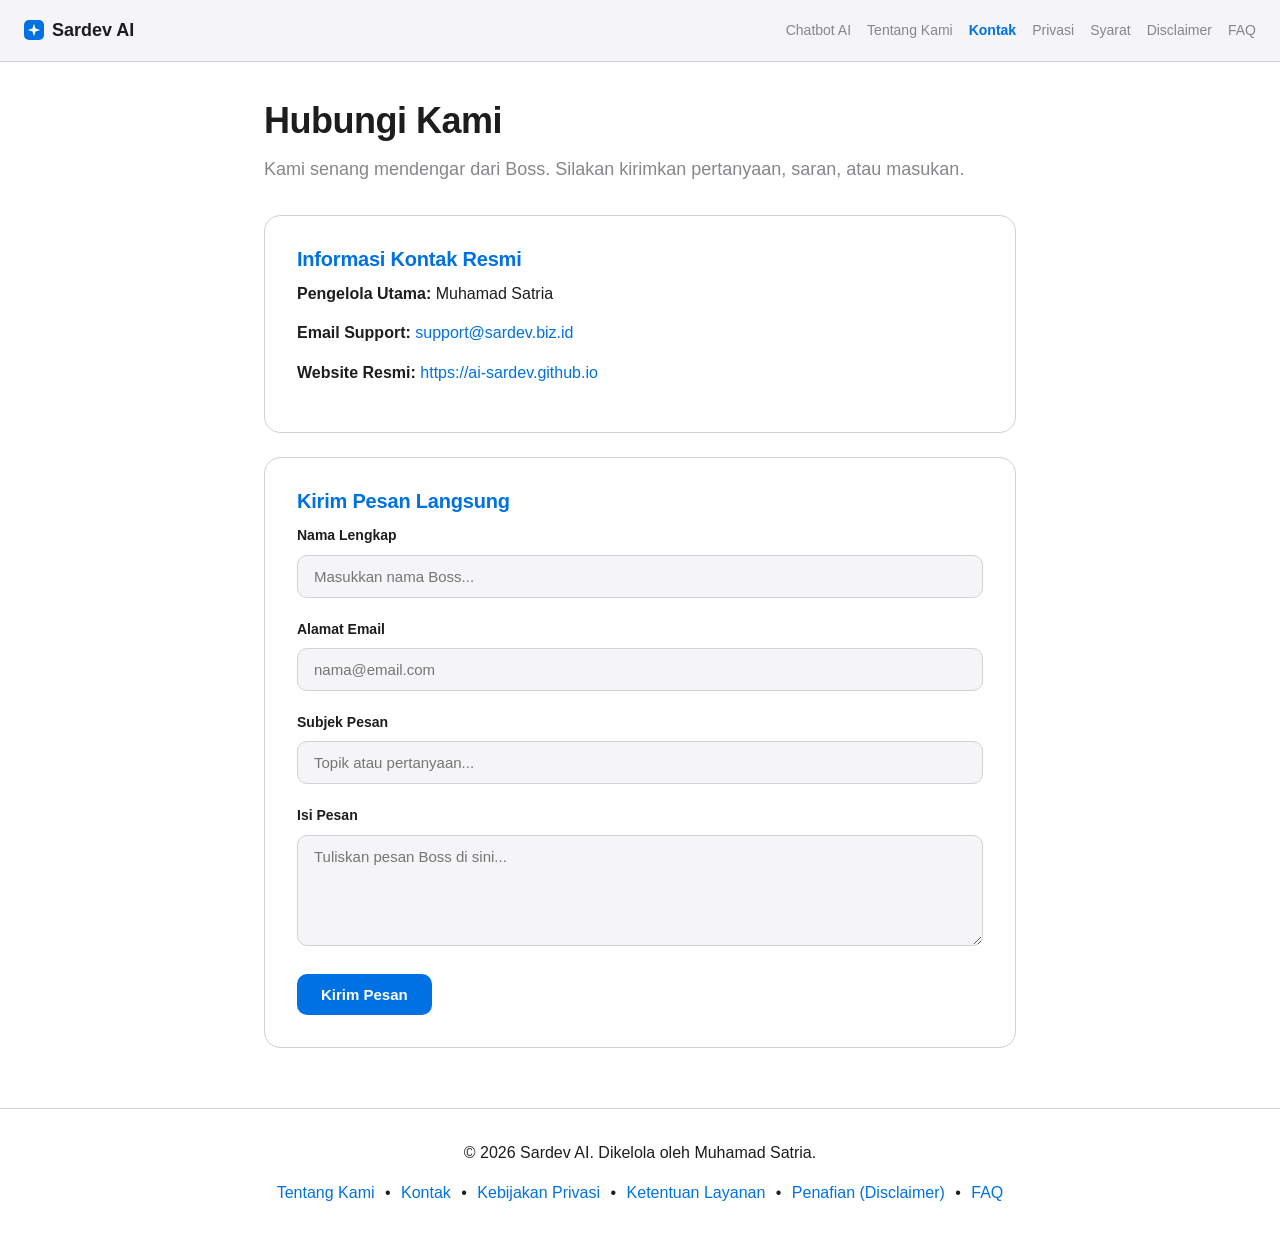
<file: contact.html>
<!DOCTYPE html>
<html lang="id" data-theme="light">
<head>
  <meta charset="UTF-8">
  <meta name="viewport" content="width=device-width, initial-scale=1.0">
  <title>Kontak Kami - Sardev AI Chatbot</title>
  <meta name="description" content="Hubungi tim pengelola Sardev AI dan Muhamad Satria untuk pertanyaan, dukungan teknis, saran, atau kolaborasi.">
  <link rel="canonical" href="https://ai-sardev.github.io/contact.html">
  <link rel="icon" type="image/svg+xml" href="favicon.svg">
  <link rel="stylesheet" href="token.css">
  <meta name="google-adsense-account" content="ca-pub-5002398653709535">
  <style>
    :root, html[data-theme="light"] {
      --bg-app: #ffffff; --panel-bg: #f5f5f7; --text-main: #1d1d1f; --text-sub: #86868b;
      --accent-blue: #0071e3; --border-color: #d2d2d7; --card-bg: #ffffff;
    }
    html[data-theme="dark"] {
      --bg-app: #000000; --panel-bg: #1c1c1e; --text-main: #f5f5f7; --text-sub: #98989d;
      --accent-blue: #2997ff; --border-color: #38383a; --card-bg: #1c1c1e;
    }
    * { box-sizing: border-box; margin: 0; padding: 0; }
    body {
      background: var(--bg-app); color: var(--text-main);
      font-family: -apple-system, BlinkMacSystemFont, "SF Pro Display", "SF Pro Text", sans-serif;
      line-height: 1.6; padding: 0; margin: 0;
    }
    header {
      padding: 16px 24px; background: var(--panel-bg); border-bottom: 1px solid var(--border-color);
      display: flex; justify-content: space-between; align-items: center; position: sticky; top: 0; z-index: 100;
    }
    .logo { font-size: 18px; font-weight: 700; color: var(--text-main); text-decoration: none; display: flex; align-items: center; gap: 8px; }
    .nav-links { display: flex; gap: 16px; align-items: center; }
    .nav-links a { color: var(--text-sub); text-decoration: none; font-size: 14px; transition: color 0.2s; }
    .nav-links a:hover { color: var(--accent-blue); }
    .container { max-width: 800px; margin: 40px auto; padding: 0 24px; }
    h1 { font-size: 36px; font-weight: 700; margin-bottom: 16px; letter-spacing: -0.5px; }
    .subtitle { font-size: 18px; color: var(--text-sub); margin-bottom: 32px; }
    .card { background: var(--card-bg); border: 1px solid var(--border-color); border-radius: 16px; padding: 32px; margin-bottom: 24px; }
    h2 { font-size: 20px; font-weight: 600; margin-bottom: 12px; color: var(--accent-blue); }
    p { margin-bottom: 16px; color: var(--text-main); font-size: 16px; }
    .form-group { margin-bottom: 20px; }
    label { display: block; font-weight: 600; margin-bottom: 8px; font-size: 14px; }
    input, textarea {
      width: 100%; padding: 12px 16px; border-radius: 10px; border: 1px solid var(--border-color);
      background: var(--panel-bg); color: var(--text-main); font-family: inherit; font-size: 15px; outline: none;
    }
    input:focus, textarea:focus { border-color: var(--accent-blue); }
    .btn-submit {
      background: var(--accent-blue); color: #fff; border: none; padding: 12px 24px; border-radius: 10px;
      font-size: 15px; font-weight: 600; cursor: pointer; transition: opacity 0.2s;
    }
    .btn-submit:hover { opacity: 0.9; }
    footer { text-align: center; padding: 32px 24px; border-top: 1px solid var(--border-color); color: var(--text-sub); font-size: 13px; margin-top: 60px; }
    footer a { color: var(--accent-blue); text-decoration: none; margin: 0 6px; }
  </style>
</head>
<body>
  <header>
    <a href="index.html" class="logo">
      <svg width="20" height="20" viewBox="0 0 32 32"><rect width="32" height="32" rx="8" fill="#0071E3"/><path d="M16 6L18.5 13.5L26 16L18.5 18.5L16 26L13.5 18.5L6 16L13.5 13.5Z" fill="#FFF"/></svg>
      Sardev AI
    </a>
    <nav class="nav-links">
      <a href="index.html">Chatbot AI</a>
      <a href="about.html">Tentang Kami</a>
      <a href="contact.html" style="color:var(--accent-blue); font-weight:600;">Kontak</a>
      <a href="privacy.html">Privasi</a>
      <a href="terms.html">Syarat</a>
      <a href="disclaimer.html">Disclaimer</a>
      <a href="faq.html">FAQ</a>
    </nav>
  </header>

  <main class="container">
    <h1>Hubungi Kami</h1>
    <p class="subtitle">Kami senang mendengar dari Boss. Silakan kirimkan pertanyaan, saran, atau masukan.</p>

    <div class="card">
      <h2>Informasi Kontak Resmi</h2>
      <p><strong>Pengelola Utama:</strong> Muhamad Satria</p>
      <p><strong>Email Support:</strong> <a href="mailto:support@sardev.biz.id" style="color:var(--accent-blue);">support@sardev.biz.id</a></p>
      <p><strong>Website Resmi:</strong> <a href="https://ai-sardev.github.io" style="color:var(--accent-blue);">https://ai-sardev.github.io</a></p>
    </div>

    <div class="card">
      <h2>Kirim Pesan Langsung</h2>
      <form onsubmit="event.preventDefault(); alert('Terima kasih, pesan Boss telah terkirim!'); this.reset();">
        <div class="form-group">
          <label for="name">Nama Lengkap</label>
          <input type="text" id="name" required placeholder="Masukkan nama Boss...">
        </div>
        <div class="form-group">
          <label for="email">Alamat Email</label>
          <input type="email" id="email" required placeholder="nama@email.com">
        </div>
        <div class="form-group">
          <label for="subject">Subjek Pesan</label>
          <input type="text" id="subject" required placeholder="Topik atau pertanyaan...">
        </div>
        <div class="form-group">
          <label for="message">Isi Pesan</label>
          <textarea id="message" rows="5" required placeholder="Tuliskan pesan Boss di sini..."></textarea>
        </div>
        <button type="submit" class="btn-submit">Kirim Pesan</button>
      </form>
    </div>
  </main>

  <footer>
    <p>&copy; 2026 Sardev AI. Dikelola oleh Muhamad Satria.</p>
    <p style="margin-top:8px;">
      <a href="about.html">Tentang Kami</a> •
      <a href="contact.html">Kontak</a> •
      <a href="privacy.html">Kebijakan Privasi</a> •
      <a href="terms.html">Ketentuan Layanan</a> •
      <a href="disclaimer.html">Penafian (Disclaimer)</a> •
      <a href="faq.html">FAQ</a>
    </p>
  </footer>
</body>
</html>
</file>
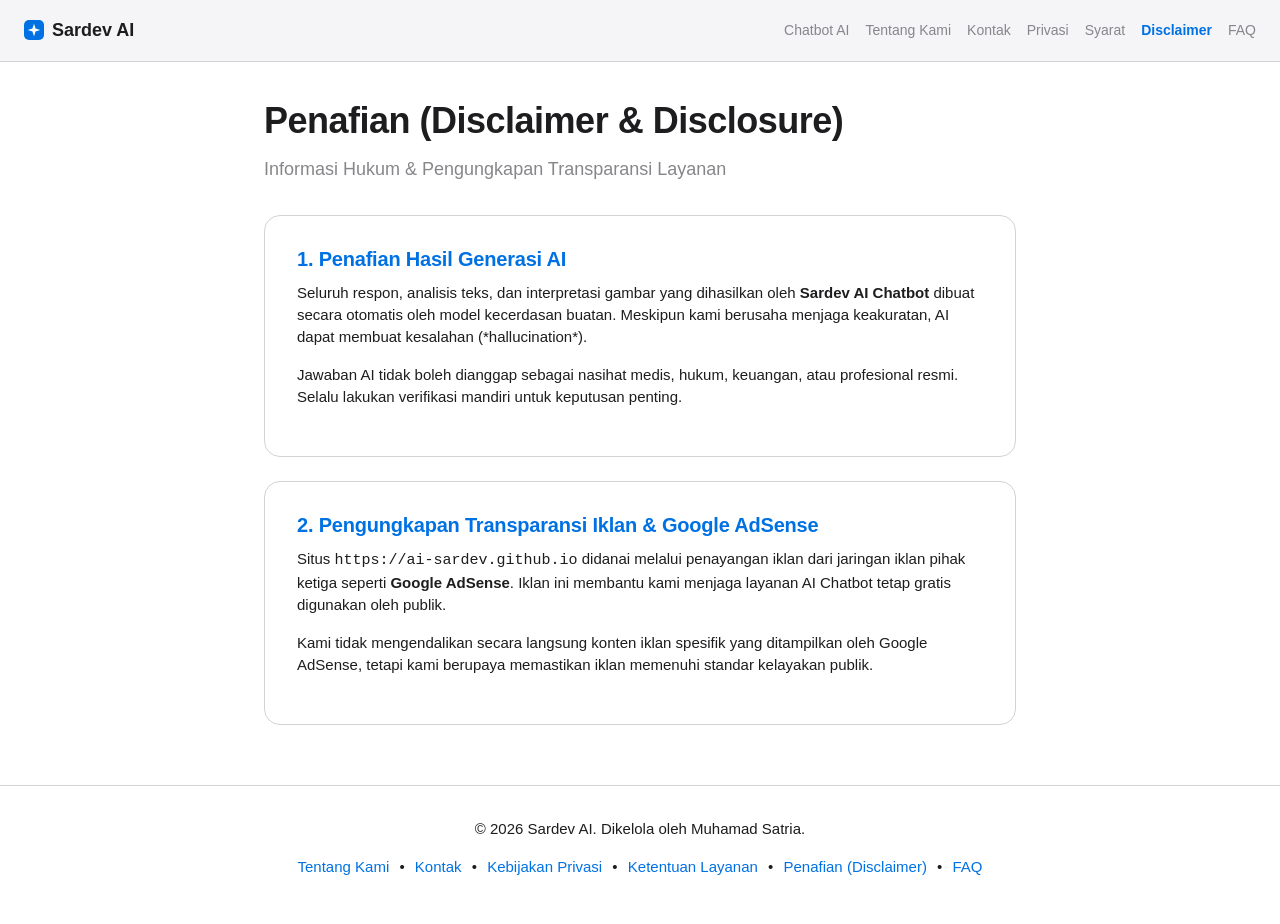
<file: disclaimer.html>
<!DOCTYPE html>
<html lang="id" data-theme="light">
<head>
  <meta charset="UTF-8">
  <meta name="viewport" content="width=device-width, initial-scale=1.0">
  <title>Penafian (Disclaimer) - Sardev AI Chatbot</title>
  <meta name="description" content="Penafian resmi dan pengungkapan transparansi iklan/afiliasi untuk Sardev AI Chatbot.">
  <link rel="canonical" href="https://ai-sardev.github.io/disclaimer.html">
  <link rel="icon" type="image/svg+xml" href="favicon.svg">
  <meta name="google-adsense-account" content="ca-pub-5002398653709535">
  <link rel="stylesheet" href="token.css">
  <style>
    :root, html[data-theme="light"] {
      --bg-app: #ffffff; --panel-bg: #f5f5f7; --text-main: #1d1d1f; --text-sub: #86868b;
      --accent-blue: #0071e3; --border-color: #d2d2d7; --card-bg: #ffffff;
    }
    html[data-theme="dark"] {
      --bg-app: #000000; --panel-bg: #1c1c1e; --text-main: #f5f5f7; --text-sub: #98989d;
      --accent-blue: #2997ff; --border-color: #38383a; --card-bg: #1c1c1e;
    }
    * { box-sizing: border-box; margin: 0; padding: 0; }
    body {
      background: var(--bg-app); color: var(--text-main);
      font-family: -apple-system, BlinkMacSystemFont, "SF Pro Display", "SF Pro Text", sans-serif;
      line-height: 1.6; padding: 0; margin: 0;
    }
    header {
      padding: 16px 24px; background: var(--panel-bg); border-bottom: 1px solid var(--border-color);
      display: flex; justify-content: space-between; align-items: center; position: sticky; top: 0; z-index: 100;
    }
    .logo { font-size: 18px; font-weight: 700; color: var(--text-main); text-decoration: none; display: flex; align-items: center; gap: 8px; }
    .nav-links { display: flex; gap: 16px; align-items: center; }
    .nav-links a { color: var(--text-sub); text-decoration: none; font-size: 14px; transition: color 0.2s; }
    .nav-links a:hover { color: var(--accent-blue); }
    .container { max-width: 800px; margin: 40px auto; padding: 0 24px; }
    h1 { font-size: 36px; font-weight: 700; margin-bottom: 16px; letter-spacing: -0.5px; }
    .subtitle { font-size: 18px; color: var(--text-sub); margin-bottom: 32px; }
    .card { background: var(--card-bg); border: 1px solid var(--border-color); border-radius: 16px; padding: 32px; margin-bottom: 24px; }
    h2 { font-size: 20px; font-weight: 600; margin-bottom: 12px; color: var(--accent-blue); }
    p { margin-bottom: 16px; color: var(--text-main); font-size: 15px; }
    footer { text-align: center; padding: 32px 24px; border-top: 1px solid var(--border-color); color: var(--text-sub); font-size: 13px; margin-top: 60px; }
    footer a { color: var(--accent-blue); text-decoration: none; margin: 0 6px; }
  </style>
</head>
<body>
  <header>
    <a href="index.html" class="logo">
      <svg width="20" height="20" viewBox="0 0 32 32"><rect width="32" height="32" rx="8" fill="#0071E3"/><path d="M16 6L18.5 13.5L26 16L18.5 18.5L16 26L13.5 18.5L6 16L13.5 13.5Z" fill="#FFF"/></svg>
      Sardev AI
    </a>
    <nav class="nav-links">
      <a href="index.html">Chatbot AI</a>
      <a href="about.html">Tentang Kami</a>
      <a href="contact.html">Kontak</a>
      <a href="privacy.html">Privasi</a>
      <a href="terms.html">Syarat</a>
      <a href="disclaimer.html" style="color:var(--accent-blue); font-weight:600;">Disclaimer</a>
      <a href="faq.html">FAQ</a>
    </nav>
  </header>

  <main class="container">
    <h1>Penafian (Disclaimer & Disclosure)</h1>
    <p class="subtitle">Informasi Hukum & Pengungkapan Transparansi Layanan</p>

    <div class="card">
      <h2>1. Penafian Hasil Generasi AI</h2>
      <p>Seluruh respon, analisis teks, dan interpretasi gambar yang dihasilkan oleh <strong>Sardev AI Chatbot</strong> dibuat secara otomatis oleh model kecerdasan buatan. Meskipun kami berusaha menjaga keakuratan, AI dapat membuat kesalahan (*hallucination*).</p>
      <p>Jawaban AI tidak boleh dianggap sebagai nasihat medis, hukum, keuangan, atau profesional resmi. Selalu lakukan verifikasi mandiri untuk keputusan penting.</p>
    </div>

    <div class="card">
      <h2>2. Pengungkapan Transparansi Iklan & Google AdSense</h2>
      <p>Situs <code>https://ai-sardev.github.io</code> didanai melalui penayangan iklan dari jaringan iklan pihak ketiga seperti <strong>Google AdSense</strong>. Iklan ini membantu kami menjaga layanan AI Chatbot tetap gratis digunakan oleh publik.</p>
      <p>Kami tidak mengendalikan secara langsung konten iklan spesifik yang ditampilkan oleh Google AdSense, tetapi kami berupaya memastikan iklan memenuhi standar kelayakan publik.</p>
    </div>
  </main>

  <footer>
    <p>&copy; 2026 Sardev AI. Dikelola oleh Muhamad Satria.</p>
    <p style="margin-top:8px;">
      <a href="about.html">Tentang Kami</a> •
      <a href="contact.html">Kontak</a> •
      <a href="privacy.html">Kebijakan Privasi</a> •
      <a href="terms.html">Ketentuan Layanan</a> •
      <a href="disclaimer.html">Penafian (Disclaimer)</a> •
      <a href="faq.html">FAQ</a>
    </p>
  </footer>
</body>
</html>
</file>
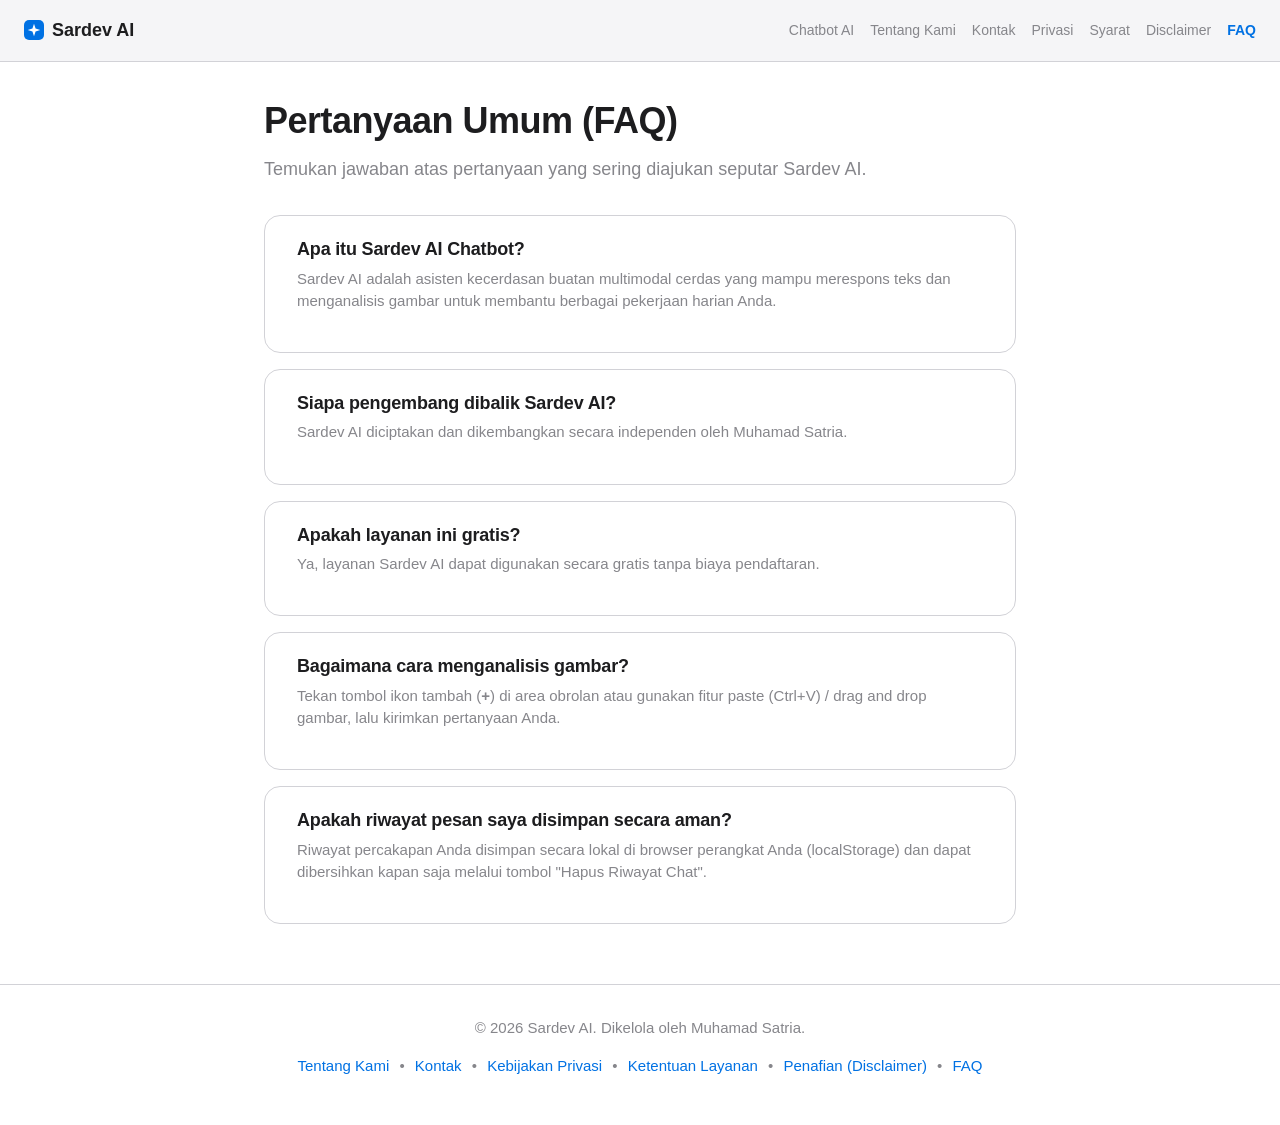
<file: faq.html>
<!DOCTYPE html>
<html lang="id" data-theme="light">
<head>
  <meta charset="UTF-8">
  <meta name="viewport" content="width=device-width, initial-scale=1.0">
  <title>Pertanyaan Umum (FAQ) - Sardev AI Chatbot</title>
  <meta name="description" content="Jawaban atas pertanyaan umum seputar cara kerja, analisis gambar, keamanan privasi, dan fitur Sardev AI Chatbot.">
  <link rel="canonical" href="https://ai-sardev.github.io/faq.html">
  <link rel="icon" type="image/svg+xml" href="favicon.svg">
  <meta name="google-adsense-account" content="ca-pub-5002398653709535">
  <link rel="stylesheet" href="token.css">
  <style>
    :root, html[data-theme="light"] {
      --bg-app: #ffffff; --panel-bg: #f5f5f7; --text-main: #1d1d1f; --text-sub: #86868b;
      --accent-blue: #0071e3; --border-color: #d2d2d7; --card-bg: #ffffff;
    }
    html[data-theme="dark"] {
      --bg-app: #000000; --panel-bg: #1c1c1e; --text-main: #f5f5f7; --text-sub: #98989d;
      --accent-blue: #2997ff; --border-color: #38383a; --card-bg: #1c1c1e;
    }
    * { box-sizing: border-box; margin: 0; padding: 0; }
    body {
      background: var(--bg-app); color: var(--text-main);
      font-family: -apple-system, BlinkMacSystemFont, "SF Pro Display", "SF Pro Text", sans-serif;
      line-height: 1.6; padding: 0; margin: 0;
    }
    header {
      padding: 16px 24px; background: var(--panel-bg); border-bottom: 1px solid var(--border-color);
      display: flex; justify-content: space-between; align-items: center; position: sticky; top: 0; z-index: 100;
    }
    .logo { font-size: 18px; font-weight: 700; color: var(--text-main); text-decoration: none; display: flex; align-items: center; gap: 8px; }
    .nav-links { display: flex; gap: 16px; align-items: center; }
    .nav-links a { color: var(--text-sub); text-decoration: none; font-size: 14px; transition: color 0.2s; }
    .nav-links a:hover { color: var(--accent-blue); }
    .container { max-width: 800px; margin: 40px auto; padding: 0 24px; }
    h1 { font-size: 36px; font-weight: 700; margin-bottom: 16px; letter-spacing: -0.5px; }
    .subtitle { font-size: 18px; color: var(--text-sub); margin-bottom: 32px; }
    .card { background: var(--card-bg); border: 1px solid var(--border-color); border-radius: 16px; padding: 24px 32px; margin-bottom: 16px; }
    h2 { font-size: 18px; font-weight: 600; margin-bottom: 8px; color: var(--text-main); }
    p { color: var(--text-sub); font-size: 15px; }
    footer { text-align: center; padding: 32px 24px; border-top: 1px solid var(--border-color); color: var(--text-sub); font-size: 13px; margin-top: 60px; }
    footer a { color: var(--accent-blue); text-decoration: none; margin: 0 6px; }
  </style>
</head>
<body>
  <header>
    <a href="index.html" class="logo">
      <svg width="20" height="20" viewBox="0 0 32 32"><rect width="32" height="32" rx="8" fill="#0071E3"/><path d="M16 6L18.5 13.5L26 16L18.5 18.5L16 26L13.5 18.5L6 16L13.5 13.5Z" fill="#FFF"/></svg>
      Sardev AI
    </a>
    <nav class="nav-links">
      <a href="index.html">Chatbot AI</a>
      <a href="about.html">Tentang Kami</a>
      <a href="contact.html">Kontak</a>
      <a href="privacy.html">Privasi</a>
      <a href="terms.html">Syarat</a>
      <a href="disclaimer.html">Disclaimer</a>
      <a href="faq.html" style="color:var(--accent-blue); font-weight:600;">FAQ</a>
    </nav>
  </header>

  <main class="container">
    <h1>Pertanyaan Umum (FAQ)</h1>
    <p class="subtitle">Temukan jawaban atas pertanyaan yang sering diajukan seputar Sardev AI.</p>

    <div class="card">
      <h2>Apa itu Sardev AI Chatbot?</h2>
      <p>Sardev AI adalah asisten kecerdasan buatan multimodal cerdas yang mampu merespons teks dan menganalisis gambar untuk membantu berbagai pekerjaan harian Anda.</p>
    </div>

    <div class="card">
      <h2>Siapa pengembang dibalik Sardev AI?</h2>
      <p>Sardev AI diciptakan dan dikembangkan secara independen oleh Muhamad Satria.</p>
    </div>

    <div class="card">
      <h2>Apakah layanan ini gratis?</h2>
      <p>Ya, layanan Sardev AI dapat digunakan secara gratis tanpa biaya pendaftaran.</p>
    </div>

    <div class="card">
      <h2>Bagaimana cara menganalisis gambar?</h2>
      <p>Tekan tombol ikon tambah (<b>+</b>) di area obrolan atau gunakan fitur paste (Ctrl+V) / drag and drop gambar, lalu kirimkan pertanyaan Anda.</p>
    </div>

    <div class="card">
      <h2>Apakah riwayat pesan saya disimpan secara aman?</h2>
      <p>Riwayat percakapan Anda disimpan secara lokal di browser perangkat Anda (localStorage) dan dapat dibersihkan kapan saja melalui tombol "Hapus Riwayat Chat".</p>
    </div>
  </main>

  <footer>
    <p>&copy; 2026 Sardev AI. Dikelola oleh Muhamad Satria.</p>
    <p style="margin-top:8px;">
      <a href="about.html">Tentang Kami</a> •
      <a href="contact.html">Kontak</a> •
      <a href="privacy.html">Kebijakan Privasi</a> •
      <a href="terms.html">Ketentuan Layanan</a> •
      <a href="disclaimer.html">Penafian (Disclaimer)</a> •
      <a href="faq.html">FAQ</a>
    </p>
  </footer>
</body>
</html>
</file>
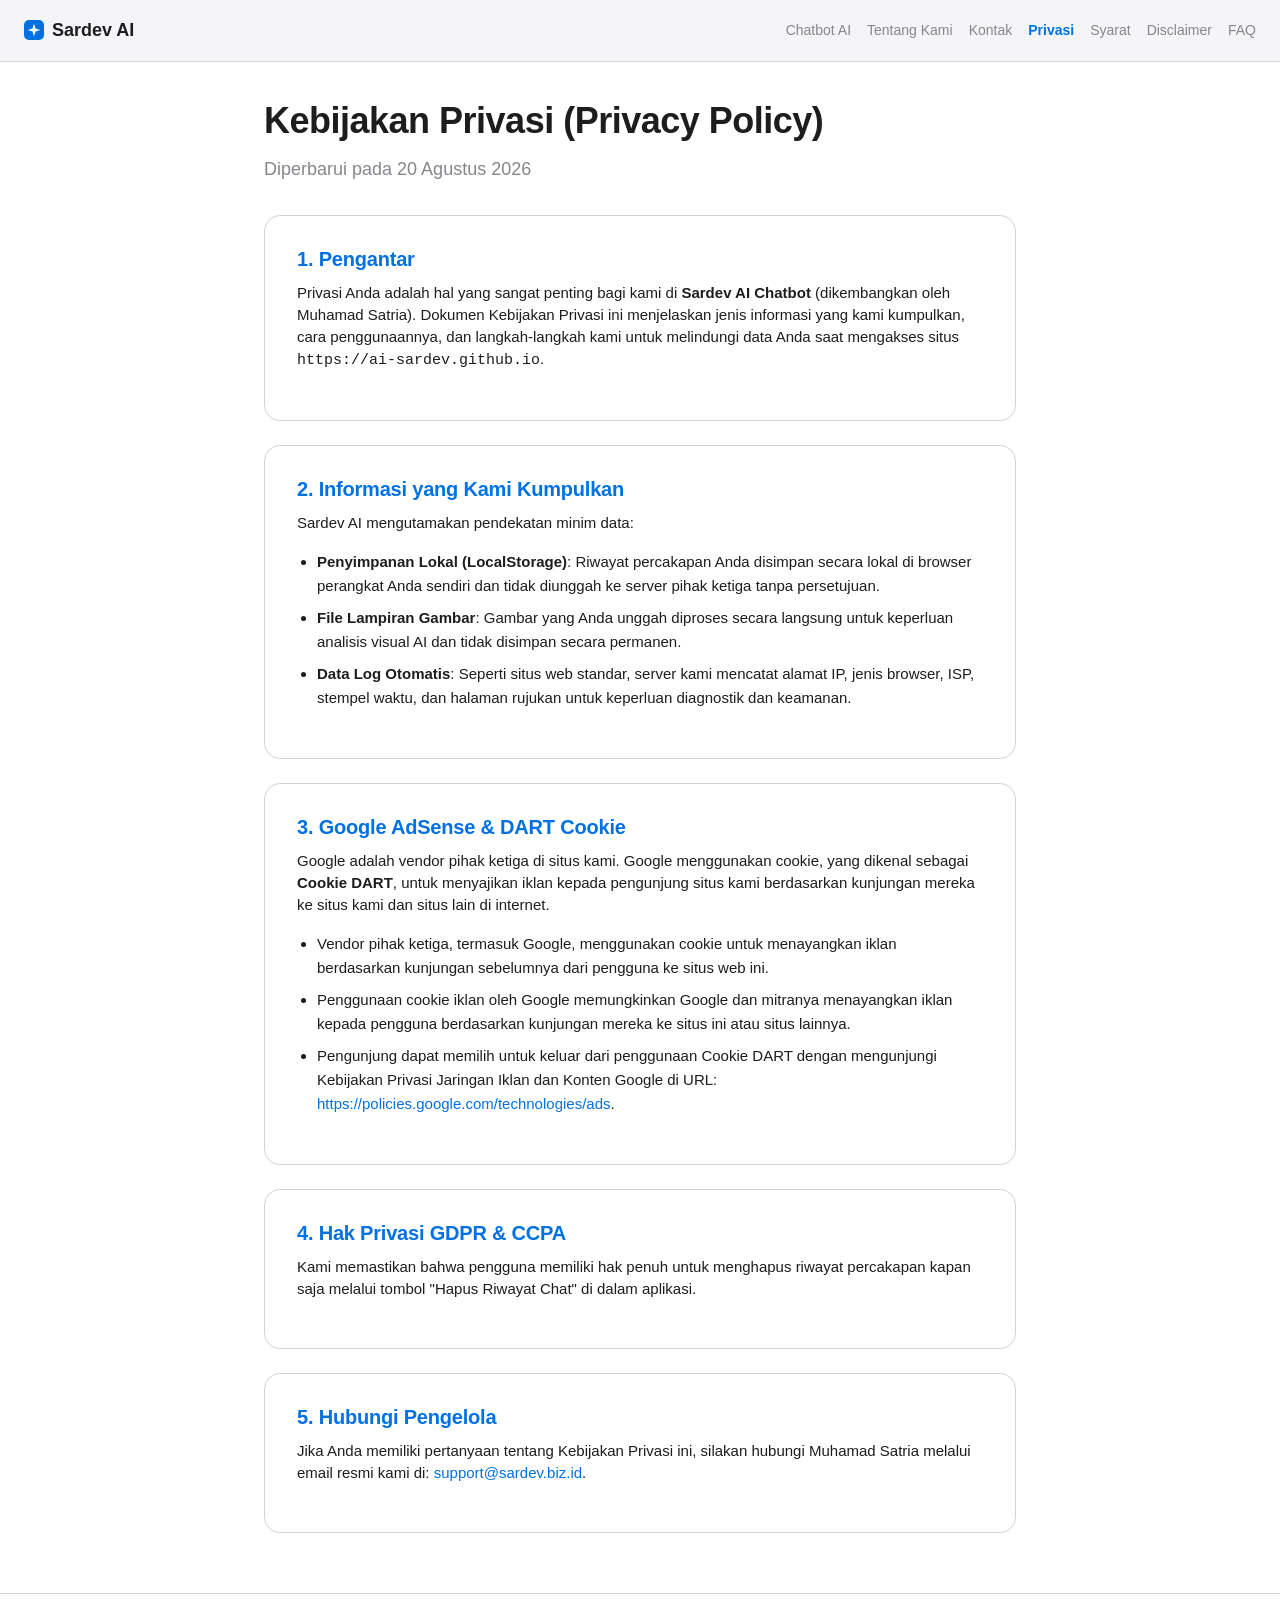
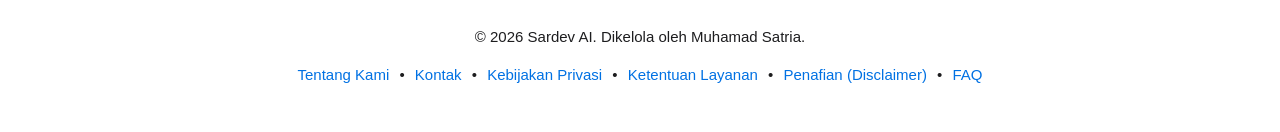
<file: privacy.html>
<!DOCTYPE html>
<html lang="id" data-theme="light">
<head>
  <meta charset="UTF-8">
  <meta name="viewport" content="width=device-width, initial-scale=1.0">
  <title>Kebijakan Privasi - Sardev AI Chatbot</title>
  <meta name="description" content="Kebijakan Privasi resmi Sardev AI Chatbot mencakup perlindungan data pengguna, penggunaan Cookie Google AdSense, DART Cookie, dan analitik.">
  <link rel="canonical" href="https://ai-sardev.github.io/privacy.html">
  <link rel="icon" type="image/svg+xml" href="favicon.svg">
  <meta name="google-adsense-account" content="ca-pub-5002398653709535">
  <link rel="stylesheet" href="token.css">
  <style>
    :root, html[data-theme="light"] {
      --bg-app: #ffffff; --panel-bg: #f5f5f7; --text-main: #1d1d1f; --text-sub: #86868b;
      --accent-blue: #0071e3; --border-color: #d2d2d7; --card-bg: #ffffff;
    }
    html[data-theme="dark"] {
      --bg-app: #000000; --panel-bg: #1c1c1e; --text-main: #f5f5f7; --text-sub: #98989d;
      --accent-blue: #2997ff; --border-color: #38383a; --card-bg: #1c1c1e;
    }
    * { box-sizing: border-box; margin: 0; padding: 0; }
    body {
      background: var(--bg-app); color: var(--text-main);
      font-family: -apple-system, BlinkMacSystemFont, "SF Pro Display", "SF Pro Text", sans-serif;
      line-height: 1.6; padding: 0; margin: 0;
    }
    header {
      padding: 16px 24px; background: var(--panel-bg); border-bottom: 1px solid var(--border-color);
      display: flex; justify-content: space-between; align-items: center; position: sticky; top: 0; z-index: 100;
    }
    .logo { font-size: 18px; font-weight: 700; color: var(--text-main); text-decoration: none; display: flex; align-items: center; gap: 8px; }
    .nav-links { display: flex; gap: 16px; align-items: center; }
    .nav-links a { color: var(--text-sub); text-decoration: none; font-size: 14px; transition: color 0.2s; }
    .nav-links a:hover { color: var(--accent-blue); }
    .container { max-width: 800px; margin: 40px auto; padding: 0 24px; }
    h1 { font-size: 36px; font-weight: 700; margin-bottom: 16px; letter-spacing: -0.5px; }
    .subtitle { font-size: 18px; color: var(--text-sub); margin-bottom: 32px; }
    .card { background: var(--card-bg); border: 1px solid var(--border-color); border-radius: 16px; padding: 32px; margin-bottom: 24px; }
    h2 { font-size: 20px; font-weight: 600; margin-bottom: 12px; color: var(--accent-blue); }
    p { margin-bottom: 16px; color: var(--text-main); font-size: 15px; }
    ul { margin-left: 20px; margin-bottom: 16px; }
    li { margin-bottom: 8px; font-size: 15px; }
    footer { text-align: center; padding: 32px 24px; border-top: 1px solid var(--border-color); color: var(--text-sub); font-size: 13px; margin-top: 60px; }
    footer a { color: var(--accent-blue); text-decoration: none; margin: 0 6px; }
  </style>
</head>
<body>
  <header>
    <a href="index.html" class="logo">
      <svg width="20" height="20" viewBox="0 0 32 32"><rect width="32" height="32" rx="8" fill="#0071E3"/><path d="M16 6L18.5 13.5L26 16L18.5 18.5L16 26L13.5 18.5L6 16L13.5 13.5Z" fill="#FFF"/></svg>
      Sardev AI
    </a>
    <nav class="nav-links">
      <a href="index.html">Chatbot AI</a>
      <a href="about.html">Tentang Kami</a>
      <a href="contact.html">Kontak</a>
      <a href="privacy.html" style="color:var(--accent-blue); font-weight:600;">Privasi</a>
      <a href="terms.html">Syarat</a>
      <a href="disclaimer.html">Disclaimer</a>
      <a href="faq.html">FAQ</a>
    </nav>
  </header>

  <main class="container">
    <h1>Kebijakan Privasi (Privacy Policy)</h1>
    <p class="subtitle">Diperbarui pada 20 Agustus 2026</p>

    <div class="card">
      <h2>1. Pengantar</h2>
      <p>Privasi Anda adalah hal yang sangat penting bagi kami di <strong>Sardev AI Chatbot</strong> (dikembangkan oleh Muhamad Satria). Dokumen Kebijakan Privasi ini menjelaskan jenis informasi yang kami kumpulkan, cara penggunaannya, dan langkah-langkah kami untuk melindungi data Anda saat mengakses situs <code>https://ai-sardev.github.io</code>.</p>
    </div>

    <div class="card">
      <h2>2. Informasi yang Kami Kumpulkan</h2>
      <p>Sardev AI mengutamakan pendekatan minim data:</p>
      <ul>
        <li><strong>Penyimpanan Lokal (LocalStorage)</strong>: Riwayat percakapan Anda disimpan secara lokal di browser perangkat Anda sendiri dan tidak diunggah ke server pihak ketiga tanpa persetujuan.</li>
        <li><strong>File Lampiran Gambar</strong>: Gambar yang Anda unggah diproses secara langsung untuk keperluan analisis visual AI dan tidak disimpan secara permanen.</li>
        <li><strong>Data Log Otomatis</strong>: Seperti situs web standar, server kami mencatat alamat IP, jenis browser, ISP, stempel waktu, dan halaman rujukan untuk keperluan diagnostik dan keamanan.</li>
      </ul>
    </div>

    <div class="card">
      <h2>3. Google AdSense & DART Cookie</h2>
      <p>Google adalah vendor pihak ketiga di situs kami. Google menggunakan cookie, yang dikenal sebagai <strong>Cookie DART</strong>, untuk menyajikan iklan kepada pengunjung situs kami berdasarkan kunjungan mereka ke situs kami dan situs lain di internet.</p>
      <ul>
        <li>Vendor pihak ketiga, termasuk Google, menggunakan cookie untuk menayangkan iklan berdasarkan kunjungan sebelumnya dari pengguna ke situs web ini.</li>
        <li>Penggunaan cookie iklan oleh Google memungkinkan Google dan mitranya menayangkan iklan kepada pengguna berdasarkan kunjungan mereka ke situs ini atau situs lainnya.</li>
        <li>Pengunjung dapat memilih untuk keluar dari penggunaan Cookie DART dengan mengunjungi Kebijakan Privasi Jaringan Iklan dan Konten Google di URL: <a href="https://policies.google.com/technologies/ads" target="_blank" rel="noopener" style="color:var(--accent-blue);">https://policies.google.com/technologies/ads</a>.</li>
      </ul>
    </div>

    <div class="card">
      <h2>4. Hak Privasi GDPR & CCPA</h2>
      <p>Kami memastikan bahwa pengguna memiliki hak penuh untuk menghapus riwayat percakapan kapan saja melalui tombol "Hapus Riwayat Chat" di dalam aplikasi.</p>
    </div>

    <div class="card">
      <h2>5. Hubungi Pengelola</h2>
      <p>Jika Anda memiliki pertanyaan tentang Kebijakan Privasi ini, silakan hubungi Muhamad Satria melalui email resmi kami di: <a href="mailto:support@sardev.biz.id" style="color:var(--accent-blue);">support@sardev.biz.id</a>.</p>
    </div>
  </main>

  <footer>
    <p>&copy; 2026 Sardev AI. Dikelola oleh Muhamad Satria.</p>
    <p style="margin-top:8px;">
      <a href="about.html">Tentang Kami</a> •
      <a href="contact.html">Kontak</a> •
      <a href="privacy.html">Kebijakan Privasi</a> •
      <a href="terms.html">Ketentuan Layanan</a> •
      <a href="disclaimer.html">Penafian (Disclaimer)</a> •
      <a href="faq.html">FAQ</a>
    </p>
  </footer>
</body>
</html>
</file>
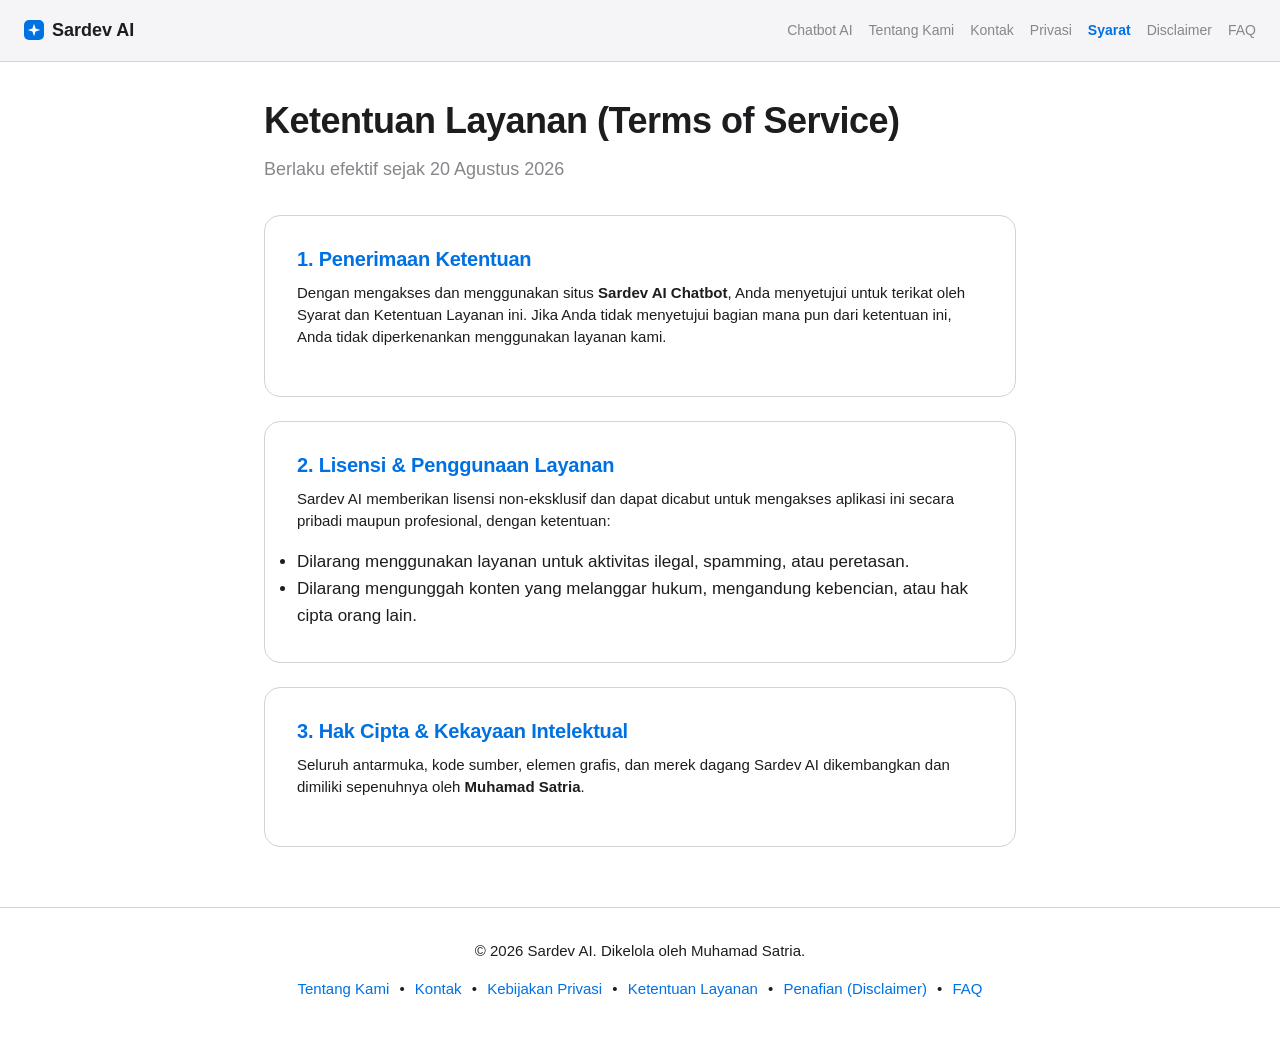
<file: terms.html>
<!DOCTYPE html>
<html lang="id" data-theme="light">
<head>
  <meta charset="UTF-8">
  <meta name="viewport" content="width=device-width, initial-scale=1.0">
  <title>Ketentuan Layanan - Sardev AI Chatbot</title>
  <meta name="description" content="Syarat dan Ketentuan Layanan penggunaan Sardev AI Chatbot, aturan hak cipta, dan kewajiban pengguna.">
  <link rel="canonical" href="https://ai-sardev.github.io/terms.html">
  <link rel="icon" type="image/svg+xml" href="favicon.svg">
  <link rel="stylesheet" href="token.css">
  <meta name="google-adsense-account" content="ca-pub-5002398653709535">
  <style>
    :root, html[data-theme="light"] {
      --bg-app: #ffffff; --panel-bg: #f5f5f7; --text-main: #1d1d1f; --text-sub: #86868b;
      --accent-blue: #0071e3; --border-color: #d2d2d7; --card-bg: #ffffff;
    }
    html[data-theme="dark"] {
      --bg-app: #000000; --panel-bg: #1c1c1e; --text-main: #f5f5f7; --text-sub: #98989d;
      --accent-blue: #2997ff; --border-color: #38383a; --card-bg: #1c1c1e;
    }
    * { box-sizing: border-box; margin: 0; padding: 0; }
    body {
      background: var(--bg-app); color: var(--text-main);
      font-family: -apple-system, BlinkMacSystemFont, "SF Pro Display", "SF Pro Text", sans-serif;
      line-height: 1.6; padding: 0; margin: 0;
    }
    header {
      padding: 16px 24px; background: var(--panel-bg); border-bottom: 1px solid var(--border-color);
      display: flex; justify-content: space-between; align-items: center; position: sticky; top: 0; z-index: 100;
    }
    .logo { font-size: 18px; font-weight: 700; color: var(--text-main); text-decoration: none; display: flex; align-items: center; gap: 8px; }
    .nav-links { display: flex; gap: 16px; align-items: center; }
    .nav-links a { color: var(--text-sub); text-decoration: none; font-size: 14px; transition: color 0.2s; }
    .nav-links a:hover { color: var(--accent-blue); }
    .container { max-width: 800px; margin: 40px auto; padding: 0 24px; }
    h1 { font-size: 36px; font-weight: 700; margin-bottom: 16px; letter-spacing: -0.5px; }
    .subtitle { font-size: 18px; color: var(--text-sub); margin-bottom: 32px; }
    .card { background: var(--card-bg); border: 1px solid var(--border-color); border-radius: 16px; padding: 32px; margin-bottom: 24px; }
    h2 { font-size: 20px; font-weight: 600; margin-bottom: 12px; color: var(--accent-blue); }
    p { margin-bottom: 16px; color: var(--text-main); font-size: 15px; }
    footer { text-align: center; padding: 32px 24px; border-top: 1px solid var(--border-color); color: var(--text-sub); font-size: 13px; margin-top: 60px; }
    footer a { color: var(--accent-blue); text-decoration: none; margin: 0 6px; }
  </style>
</head>
<body>
  <header>
    <a href="index.html" class="logo">
      <svg width="20" height="20" viewBox="0 0 32 32"><rect width="32" height="32" rx="8" fill="#0071E3"/><path d="M16 6L18.5 13.5L26 16L18.5 18.5L16 26L13.5 18.5L6 16L13.5 13.5Z" fill="#FFF"/></svg>
      Sardev AI
    </a>
    <nav class="nav-links">
      <a href="index.html">Chatbot AI</a>
      <a href="about.html">Tentang Kami</a>
      <a href="contact.html">Kontak</a>
      <a href="privacy.html">Privasi</a>
      <a href="terms.html" style="color:var(--accent-blue); font-weight:600;">Syarat</a>
      <a href="disclaimer.html">Disclaimer</a>
      <a href="faq.html">FAQ</a>
    </nav>
  </header>

  <main class="container">
    <h1>Ketentuan Layanan (Terms of Service)</h1>
    <p class="subtitle">Berlaku efektif sejak 20 Agustus 2026</p>

    <div class="card">
      <h2>1. Penerimaan Ketentuan</h2>
      <p>Dengan mengakses dan menggunakan situs <strong>Sardev AI Chatbot</strong>, Anda menyetujui untuk terikat oleh Syarat dan Ketentuan Layanan ini. Jika Anda tidak menyetujui bagian mana pun dari ketentuan ini, Anda tidak diperkenankan menggunakan layanan kami.</p>
    </div>

    <div class="card">
      <h2>2. Lisensi & Penggunaan Layanan</h2>
      <p>Sardev AI memberikan lisensi non-eksklusif dan dapat dicabut untuk mengakses aplikasi ini secara pribadi maupun profesional, dengan ketentuan:</p>
      <ul>
        <li>Dilarang menggunakan layanan untuk aktivitas ilegal, spamming, atau peretasan.</li>
        <li>Dilarang mengunggah konten yang melanggar hukum, mengandung kebencian, atau hak cipta orang lain.</li>
      </ul>
    </div>

    <div class="card">
      <h2>3. Hak Cipta & Kekayaan Intelektual</h2>
      <p>Seluruh antarmuka, kode sumber, elemen grafis, dan merek dagang Sardev AI dikembangkan dan dimiliki sepenuhnya oleh <strong>Muhamad Satria</strong>.</p>
    </div>
  </main>

  <footer>
    <p>&copy; 2026 Sardev AI. Dikelola oleh Muhamad Satria.</p>
    <p style="margin-top:8px;">
      <a href="about.html">Tentang Kami</a> •
      <a href="contact.html">Kontak</a> •
      <a href="privacy.html">Kebijakan Privasi</a> •
      <a href="terms.html">Ketentuan Layanan</a> •
      <a href="disclaimer.html">Penafian (Disclaimer)</a> •
      <a href="faq.html">FAQ</a>
    </p>
  </footer>
</body>
</html>
</file>
<file: token.css>
/* ==========================================================================
   TOKENS.CSS
   Design tokens acuan gaya ala apple.com
   Taruh file ini di root project, import PALING ATAS sebelum CSS lainnya.
   Semua nilai visual (font, warna, radius, spacing) di seluruh website
   HARUS memakai variable di file ini — jangan tulis nilai hardcode baru.
   ========================================================================== */

:root {

    /* --------------------------------------------------------------------
     1. FONT FAMILY
     -------------------------------------------------------------------- */
    --font-main: -apple-system, BlinkMacSystemFont, "SF Pro Display",
        "SF Pro Text", "Helvetica Neue", Helvetica, Arial, sans-serif;
    --font-mono: "SF Mono", ui-monospace, "Cascadia Code", "Roboto Mono",
        Menlo, Consolas, monospace;

    /* --------------------------------------------------------------------
     2. FONT SIZE SCALE
     -------------------------------------------------------------------- */
    --fs-hero: 80px;
    /* headline paling besar di hero section */
    --fs-h1: 56px;
    /* judul halaman */
    --fs-h2: 40px;
    /* judul section */
    --fs-h3: 28px;
    /* sub judul */
    --fs-h4: 21px;
    /* judul kartu / fitur */
    --fs-body-lg: 19px;
    /* lead paragraph / intro */
    --fs-body: 17px;
    /* body text default (standar apple.com) */
    --fs-caption: 14px;
    /* keterangan gambar, label kecil */
    --fs-legal: 12px;
    /* footnote, syarat & ketentuan */

    /* Versi responsive (mobile-safe) pakai clamp() — opsional dipakai
     langsung di elemen h1/h2/hero kalau mau auto-scale */
    --fs-hero-fluid: clamp(40px, 7vw, 80px);
    --fs-h1-fluid: clamp(32px, 5.5vw, 56px);
    --fs-h2-fluid: clamp(28px, 4vw, 40px);

    /* --------------------------------------------------------------------
     3. FONT WEIGHT
     -------------------------------------------------------------------- */
    --fw-regular: 400;
    --fw-medium: 500;
    --fw-semibold: 600;
    /* dipakai hampir semua heading apple.com */
    --fw-bold: 700;

    /* --------------------------------------------------------------------
     4. LINE HEIGHT
     -------------------------------------------------------------------- */
    --lh-hero: 1.05;
    --lh-h1: 1.07;
    --lh-h2: 1.1;
    --lh-h3: 1.14;
    --lh-h4: 1.19;
    --lh-body-lg: 1.42;
    --lh-body: 1.47;
    /* line-height standar paragraf */
    --lh-caption: 1.4;
    --lh-legal: 1.33;
    --lh-tight: 1.05;
    --lh-normal: 1.5;

    /* --------------------------------------------------------------------
     5. LETTER SPACING (tracking)
     -------------------------------------------------------------------- */
    --ls-hero: -0.015em;
    /* headline besar sedikit dirapatkan */
    --ls-h1: -0.015em;
    --ls-h2: -0.01em;
    --ls-h3: 0em;
    --ls-h4: 0.011em;
    /* teks kecil sedikit direnggangkan */
    --ls-body: 0em;
    --ls-caption: 0em;
    --ls-eyebrow: 0.05em;
    /* label kecil huruf kapital */

    /* --------------------------------------------------------------------
     6. WARNA — Netral / Background
     -------------------------------------------------------------------- */
    --color-bg: #ffffff;
    --color-bg-alt: #f5f5f7;
    /* abu muda, dipakai section & card */
    --color-bg-alt-2: #fbfbfd;
    /* abu lebih terang, variasi section */
    --color-bg-dark: #000000;
    /* section dark mode */
    --color-bg-dark-alt: #1d1d1f;
    /* dark alt, sedikit lebih terang dari hitam */

    /* --------------------------------------------------------------------
     7. WARNA — Teks
     -------------------------------------------------------------------- */
    --color-text: #1d1d1f;
    /* teks utama di atas background terang */
    --color-text-secondary: #86868b;
    /* teks sekunder / deskripsi */
    --color-text-tertiary: #6e6e73;
    /* teks tersier, sedikit lebih gelap dari secondary */
    --color-text-onDark: #f5f5f7;
    /* teks utama di atas background gelap */
    --color-text-onDark-secondary: #a1a1a6;
    /* teks sekunder di atas background gelap */
    --color-text-disabled: #d2d2d7;

    /* --------------------------------------------------------------------
     8. WARNA — Aksen / Interaktif
     -------------------------------------------------------------------- */
    --color-link: #0071e3;
    /* warna aksen utama: link & tombol */
    --color-link-hover: #0077ed;
    --color-link-active: #006edb;
    --color-link-onDark: #2997ff;
    /* aksen biru versi di atas background gelap */

    /* --------------------------------------------------------------------
     9. WARNA — Status (opsional, dipakai form/notifikasi)
     -------------------------------------------------------------------- */
    --color-success: #00a852;
    --color-warning: #ff9f0a;
    --color-error: #ff3b30;
    --color-info: #0071e3;

    /* --------------------------------------------------------------------
     10. WARNA — Border & Divider
     -------------------------------------------------------------------- */
    --color-border: #d2d2d7;
    --color-border-light: #e8e8ed;
    --color-border-dark: #424245;
    /* border di atas background gelap */
    --color-divider: rgba(0, 0, 0, 0.1);
    --color-divider-onDark: rgba(255, 255, 255, 0.15);

    /* --------------------------------------------------------------------
     11. BORDER RADIUS
     -------------------------------------------------------------------- */
    --radius-pill: 980px;
    /* tombol CTA utama, selalu berbentuk pil */
    --radius-card: 18px;
    /* kartu / panel besar */
    --radius-card-sm: 12px;
    /* kartu kecil, elemen UI, input */
    --radius-xs: 6px;
    /* elemen sangat kecil, badge, tag */
    --radius-full: 50%;
    /* avatar / elemen bulat sempurna */

    /* --------------------------------------------------------------------
     12. SPACING SCALE (kelipatan 4px)
     -------------------------------------------------------------------- */
    --space-1: 4px;
    --space-2: 8px;
    --space-3: 12px;
    --space-4: 16px;
    --space-5: 20px;
    --space-6: 24px;
    --space-8: 32px;
    --space-10: 40px;
    --space-12: 48px;
    --space-16: 64px;
    --space-20: 80px;
    --space-24: 96px;
    /* padding vertikal antar section besar */

    /* --------------------------------------------------------------------
     13. LAYOUT / CONTAINER
     -------------------------------------------------------------------- */
    --max-width: 1200px;
    /* lebar maksimal konten utama */
    --max-width-narrow: 980px;
    /* lebar maksimal konten teks/artikel */
    --container-padding: 22px;
    /* padding kiri-kanan container di mobile/desktop */
    --section-padding-y: 96px;
    /* padding atas-bawah section besar */
    --section-padding-y-sm: 64px;
    /* padding atas-bawah section lebih kecil */

    /* --------------------------------------------------------------------
     14. SHADOW (dipakai secukupnya, apple minim shadow)
     -------------------------------------------------------------------- */
    --shadow-sm: 0 1px 2px rgba(0, 0, 0, 0.06);
    --shadow-md: 0 4px 16px rgba(0, 0, 0, 0.08);
    --shadow-lg: 0 8px 30px rgba(0, 0, 0, 0.12);
    --shadow-nav: 0 1px 0 rgba(0, 0, 0, 0.08);

    /* --------------------------------------------------------------------
     15. TRANSITION / MOTION
     -------------------------------------------------------------------- */
    --ease-standard: cubic-bezier(0.28, 0.11, 0.32, 1);
    /* easing khas apple */
    --duration-fast: 0.2s;
    --duration-normal: 0.4s;
    --duration-slow: 0.6s;

    /* --------------------------------------------------------------------
     16. Z-INDEX SCALE
     -------------------------------------------------------------------- */
    --z-nav: 1000;
    --z-modal: 2000;
    --z-toast: 3000;

    /* --------------------------------------------------------------------
     17. BREAKPOINTS (referensi, dipakai di media query manual)
     640px  = mobile besar / small tablet
     834px  = tablet (iPad portrait)
     1068px = desktop kecil (nav Apple berubah di sini)
     1441px = desktop besar
     -------------------------------------------------------------------- */
}

/* ==========================================================================
   DARK MODE (opsional) — otomatis ikut preferensi sistem pengguna
   Override token warna saat prefers-color-scheme: dark
   ========================================================================== */
@media (prefers-color-scheme: dark) {
    :root {
        --color-bg: #000000;
        --color-bg-alt: #1d1d1f;
        --color-bg-alt-2: #161617;
        --color-text: #f5f5f7;
        --color-text-secondary: #a1a1a6;
        --color-text-tertiary: #86868b;
        --color-border: #424245;
        --color-border-light: #3a3a3c;
        --color-link: #2997ff;
        --color-link-hover: #47a5ff;
    }
}

/* ==========================================================================
   BASE RESET & GLOBAL STYLE
   Terapkan token di atas ke elemen dasar HTML
   ========================================================================== */

*,
*::before,
*::after {
    box-sizing: border-box;
}

html {
    scroll-behavior: smooth;
}

body {
    margin: 0;
    font-family: var(--font-main);
    font-size: var(--fs-body);
    font-weight: var(--fw-regular);
    line-height: var(--lh-body);
    letter-spacing: var(--ls-body);
    color: var(--color-text);
    background: var(--color-bg);
    -webkit-font-smoothing: antialiased;
    -moz-osx-font-smoothing: grayscale;
    text-rendering: optimizeLegibility;
}

/* --------------------------------------------------------------------
   Typography elements
   -------------------------------------------------------------------- */
h1,
h2,
h3,
h4,
h5,
h6 {
    margin: 0 0 var(--space-3);
    font-weight: var(--fw-semibold);
    color: var(--color-text);
}

h1 {
    font-size: var(--fs-h1);
    line-height: var(--lh-h1);
    letter-spacing: var(--ls-h1);
}

h2 {
    font-size: var(--fs-h2);
    line-height: var(--lh-h2);
    letter-spacing: var(--ls-h2);
}

h3 {
    font-size: var(--fs-h3);
    line-height: var(--lh-h3);
    letter-spacing: var(--ls-h3);
}

h4 {
    font-size: var(--fs-h4);
    line-height: var(--lh-h4);
    letter-spacing: var(--ls-h4);
}

.text-hero {
    font-size: var(--fs-hero-fluid);
    font-weight: var(--fw-semibold);
    line-height: var(--lh-hero);
    letter-spacing: var(--ls-hero);
    margin: 0 0 var(--space-4);
}

p {
    margin: 0 0 var(--space-4);
    font-size: var(--fs-body);
    line-height: var(--lh-body);
    color: var(--color-text);
}

.text-body-lg {
    font-size: var(--fs-body-lg);
    line-height: var(--lh-body-lg);
}

.text-secondary {
    color: var(--color-text-secondary);
}

.text-caption {
    font-size: var(--fs-caption);
    line-height: var(--lh-caption);
    color: var(--color-text-secondary);
}

.text-legal {
    font-size: var(--fs-legal);
    line-height: var(--lh-legal);
    color: var(--color-text-secondary);
}

.text-eyebrow {
    font-size: var(--fs-caption);
    font-weight: var(--fw-semibold);
    letter-spacing: var(--ls-eyebrow);
    text-transform: uppercase;
    color: var(--color-link);
}

code,
pre,
kbd {
    font-family: var(--font-mono);
}

a {
    color: var(--color-link);
    text-decoration: none;
    transition: color var(--duration-fast) var(--ease-standard);
}

a:hover {
    color: var(--color-link-hover);
}

/* --------------------------------------------------------------------
   Layout / Container
   -------------------------------------------------------------------- */
.container {
    max-width: var(--max-width);
    margin: 0 auto;
    padding: 0 var(--container-padding);
}

.container-narrow {
    max-width: var(--max-width-narrow);
    margin: 0 auto;
    padding: 0 var(--container-padding);
}

.section {
    padding: var(--section-padding-y) 0;
}

.section-sm {
    padding: var(--section-padding-y-sm) 0;
}

.section-alt {
    background: var(--color-bg-alt);
}

.section-dark {
    background: var(--color-bg-dark);
    color: var(--color-text-onDark);
}

.section-dark h1,
.section-dark h2,
.section-dark h3,
.section-dark h4 {
    color: var(--color-text-onDark);
}

.section-dark p,
.section-dark .text-secondary {
    color: var(--color-text-onDark-secondary);
}

.section-dark a {
    color: var(--color-link-onDark);
}

/* --------------------------------------------------------------------
   Buttons
   -------------------------------------------------------------------- */
.btn {
    display: inline-flex;
    align-items: center;
    justify-content: center;
    padding: 12px 22px;
    border-radius: var(--radius-pill);
    font-family: var(--font-main);
    font-size: var(--fs-body);
    font-weight: var(--fw-regular);
    text-decoration: none;
    cursor: pointer;
    border: 1px solid transparent;
    transition: background var(--duration-fast) var(--ease-standard),
        color var(--duration-fast) var(--ease-standard),
        border-color var(--duration-fast) var(--ease-standard);
}

.btn-sm {
    padding: 8px 16px;
    font-size: var(--fs-caption);
}

.btn-lg {
    padding: 16px 28px;
    font-size: var(--fs-body-lg);
}

.btn-primary {
    background: var(--color-link);
    color: #ffffff;
}

.btn-primary:hover {
    background: var(--color-link-hover);
    color: #ffffff;
}

.btn-primary:active {
    background: var(--color-link-active);
}

.btn-secondary {
    background: transparent;
    color: var(--color-link);
    border-color: var(--color-link);
}

.btn-secondary:hover {
    background: rgba(0, 113, 227, 0.06);
}

.btn-link {
    display: inline-block;
    background: none;
    padding: 0;
    color: var(--color-link);
    font-size: var(--fs-body);
}

.btn-link::after {
    content: " \203A";
    /* › */
}

.btn-link:hover {
    text-decoration: underline;
}

/* --------------------------------------------------------------------
   Cards
   -------------------------------------------------------------------- */
.card {
    background: var(--color-bg-alt);
    border-radius: var(--radius-card);
    padding: var(--space-8);
}

.card-sm {
    border-radius: var(--radius-card-sm);
    padding: var(--space-6);
}

.card-grid {
    display: grid;
    grid-template-columns: repeat(auto-fit, minmax(260px, 1fr));
    gap: var(--space-5);
}

/* --------------------------------------------------------------------
   Navigation
   -------------------------------------------------------------------- */
.nav {
    position: sticky;
    top: 0;
    z-index: var(--z-nav);
    height: 52px;
    display: flex;
    align-items: center;
    justify-content: space-between;
    padding: 0 var(--container-padding);
    background: rgba(255, 255, 255, 0.8);
    backdrop-filter: blur(20px);
    -webkit-backdrop-filter: blur(20px);
    box-shadow: var(--shadow-nav);
}

.nav a {
    color: var(--color-text);
    font-size: var(--fs-caption);
}

/* --------------------------------------------------------------------
   Divider
   -------------------------------------------------------------------- */
.divider {
    border: none;
    border-top: 1px solid var(--color-border);
    margin: var(--space-8) 0;
}

/* --------------------------------------------------------------------
   Form elements (opsional, biar konsisten kalau ada form)
   -------------------------------------------------------------------- */
input,
textarea,
select {
    font-family: var(--font-main);
    font-size: var(--fs-body);
    color: var(--color-text);
    background: var(--color-bg);
    border: 1px solid var(--color-border);
    border-radius: var(--radius-card-sm);
    padding: var(--space-3) var(--space-4);
    transition: border-color var(--duration-fast) var(--ease-standard);
}

input:focus,
textarea:focus,
select:focus {
    outline: none;
    border-color: var(--color-link);
    box-shadow: 0 0 0 3px rgba(0, 113, 227, 0.15);
}

/* --------------------------------------------------------------------
   Responsive: mobile adjustments
   -------------------------------------------------------------------- */
@media (max-width: 734px) {
    :root {
        --fs-hero: 44px;
        --fs-h1: 34px;
        --fs-h2: 28px;
        --fs-h3: 22px;
        --section-padding-y: 56px;
        --section-padding-y-sm: 40px;
        --container-padding: 18px;
    }
}
</file>
